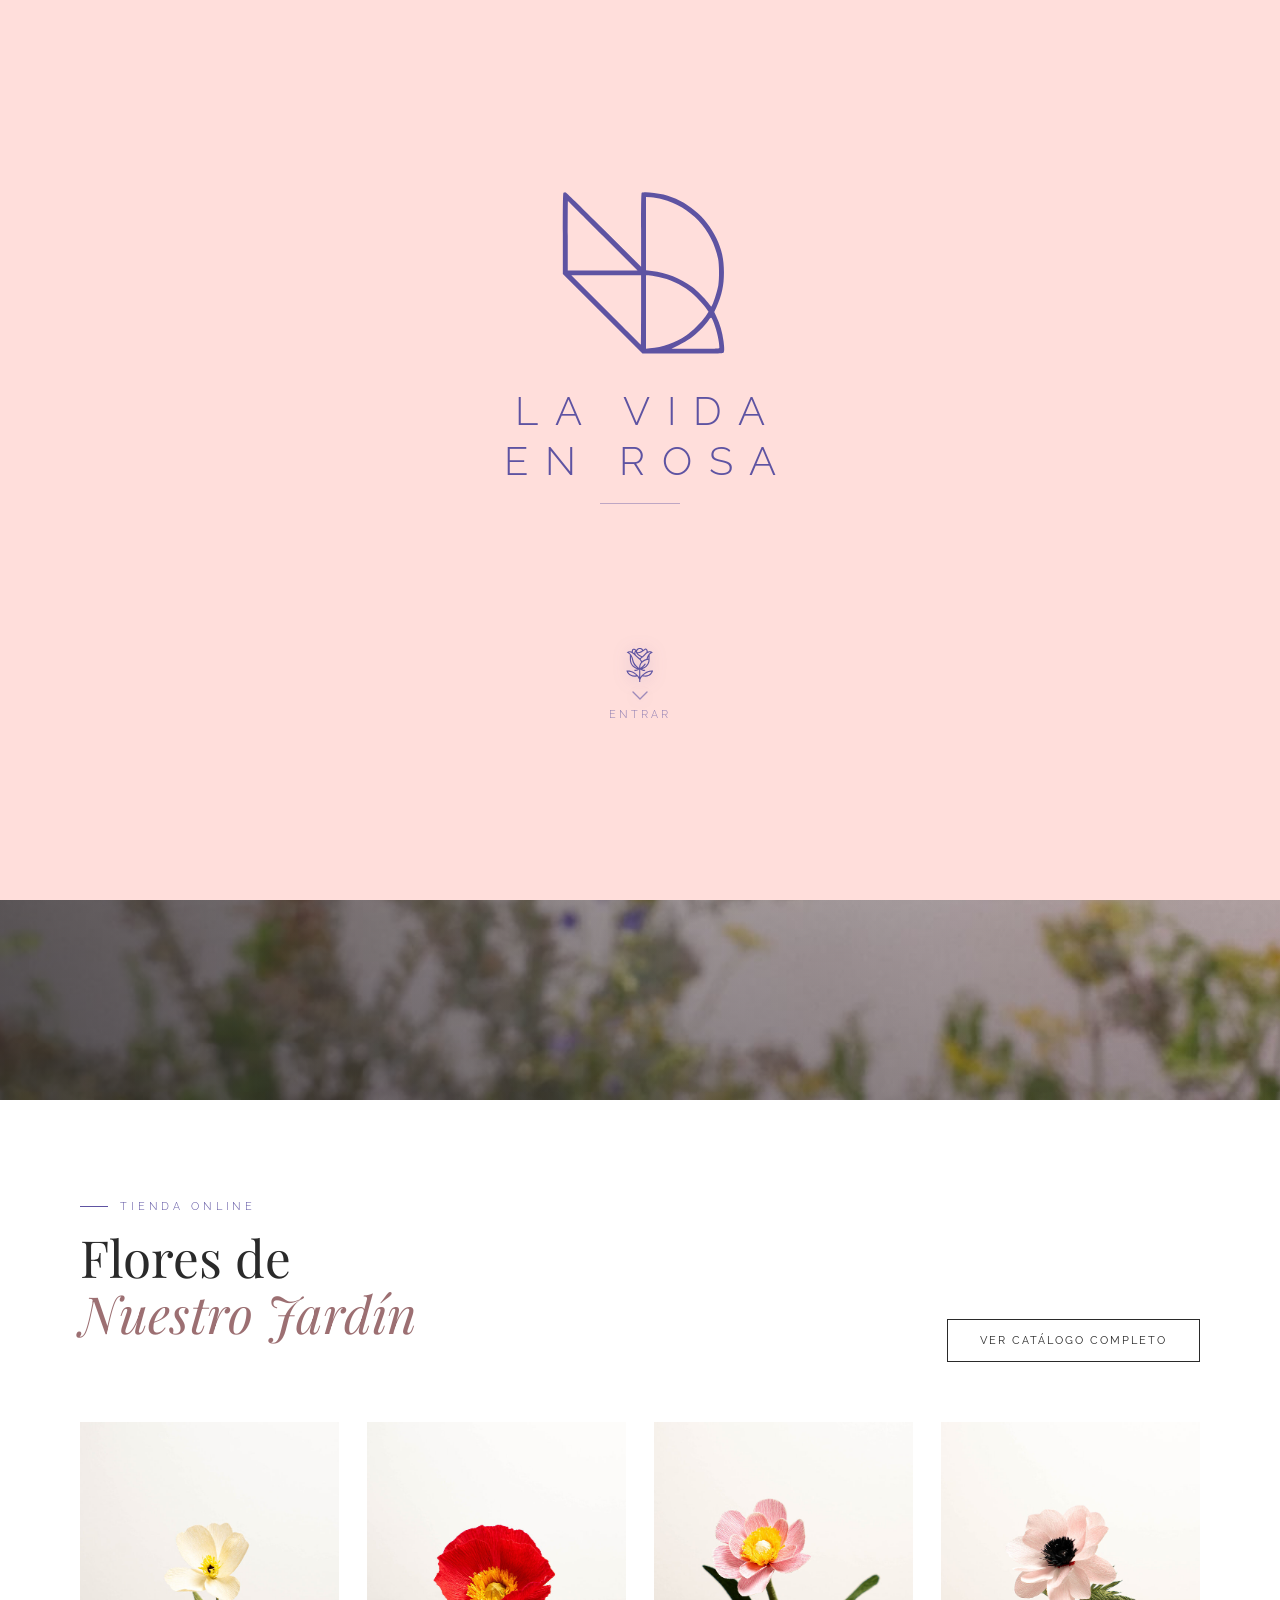
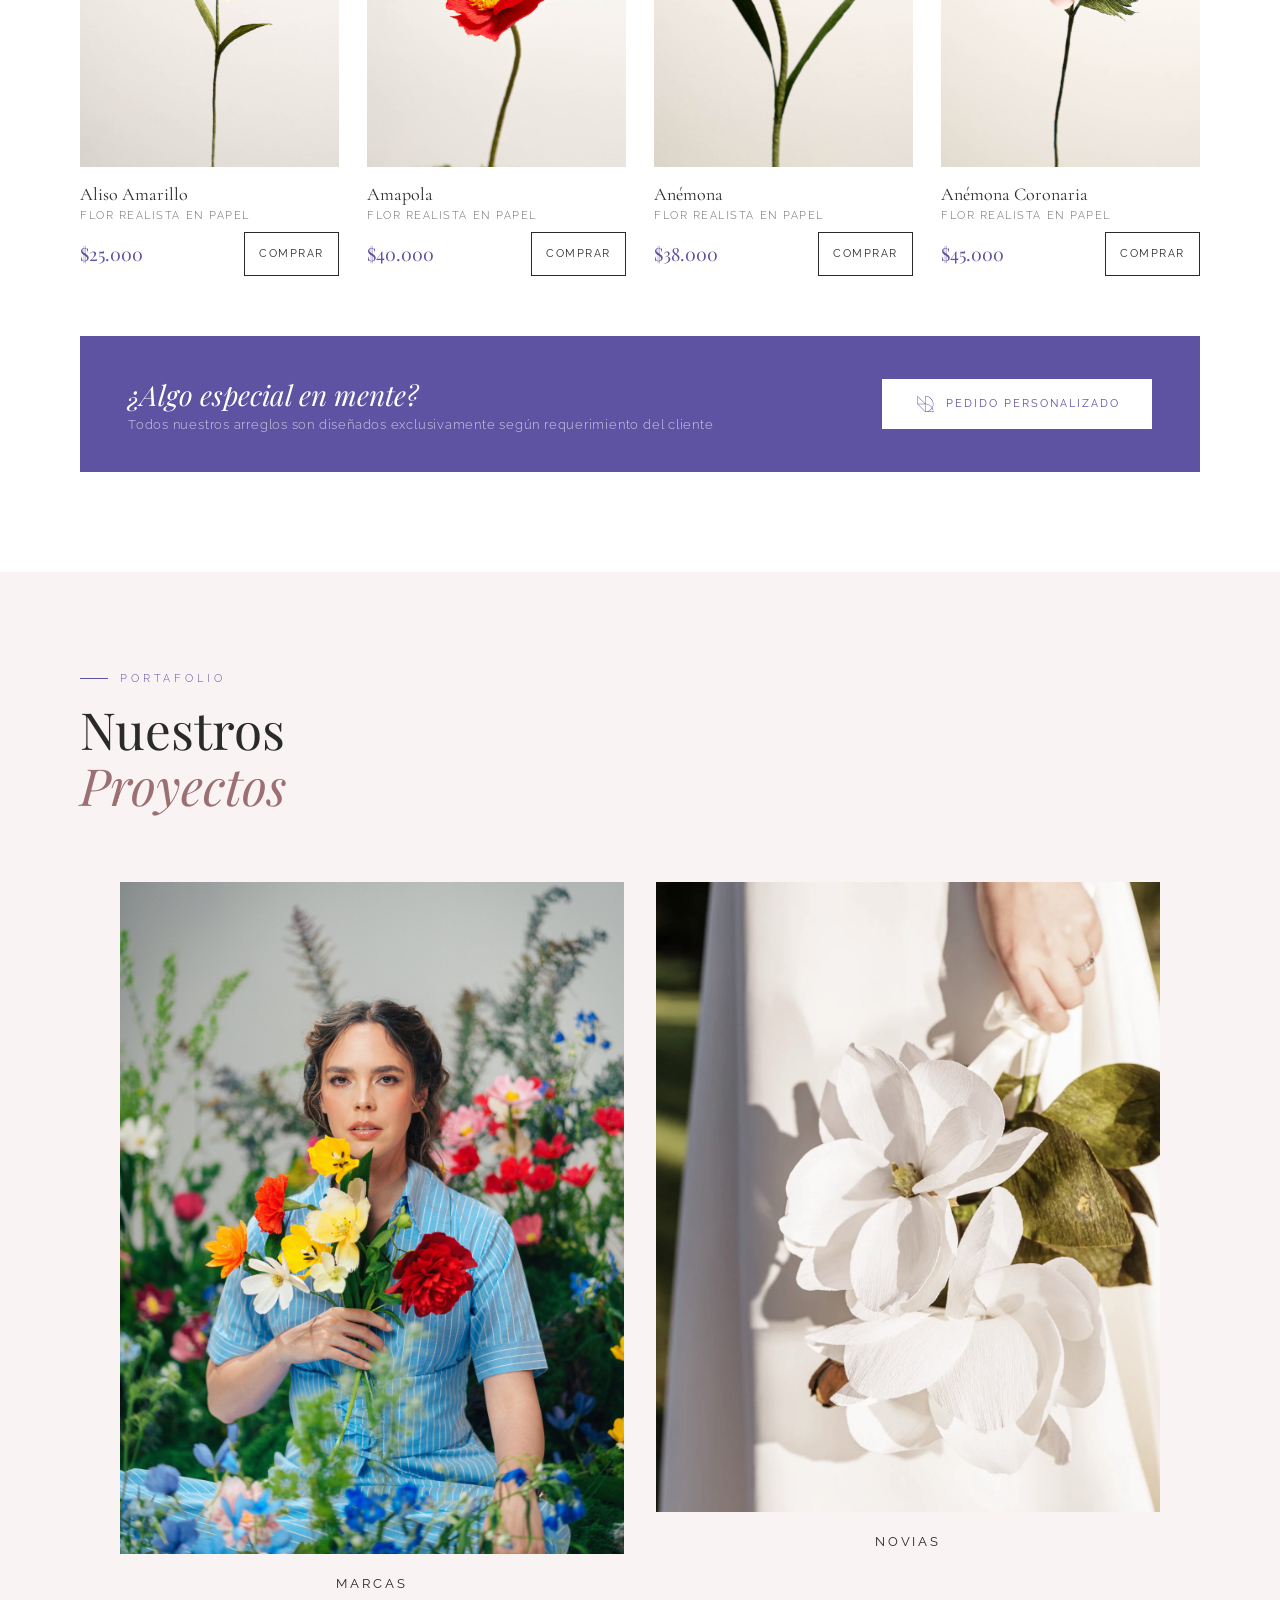
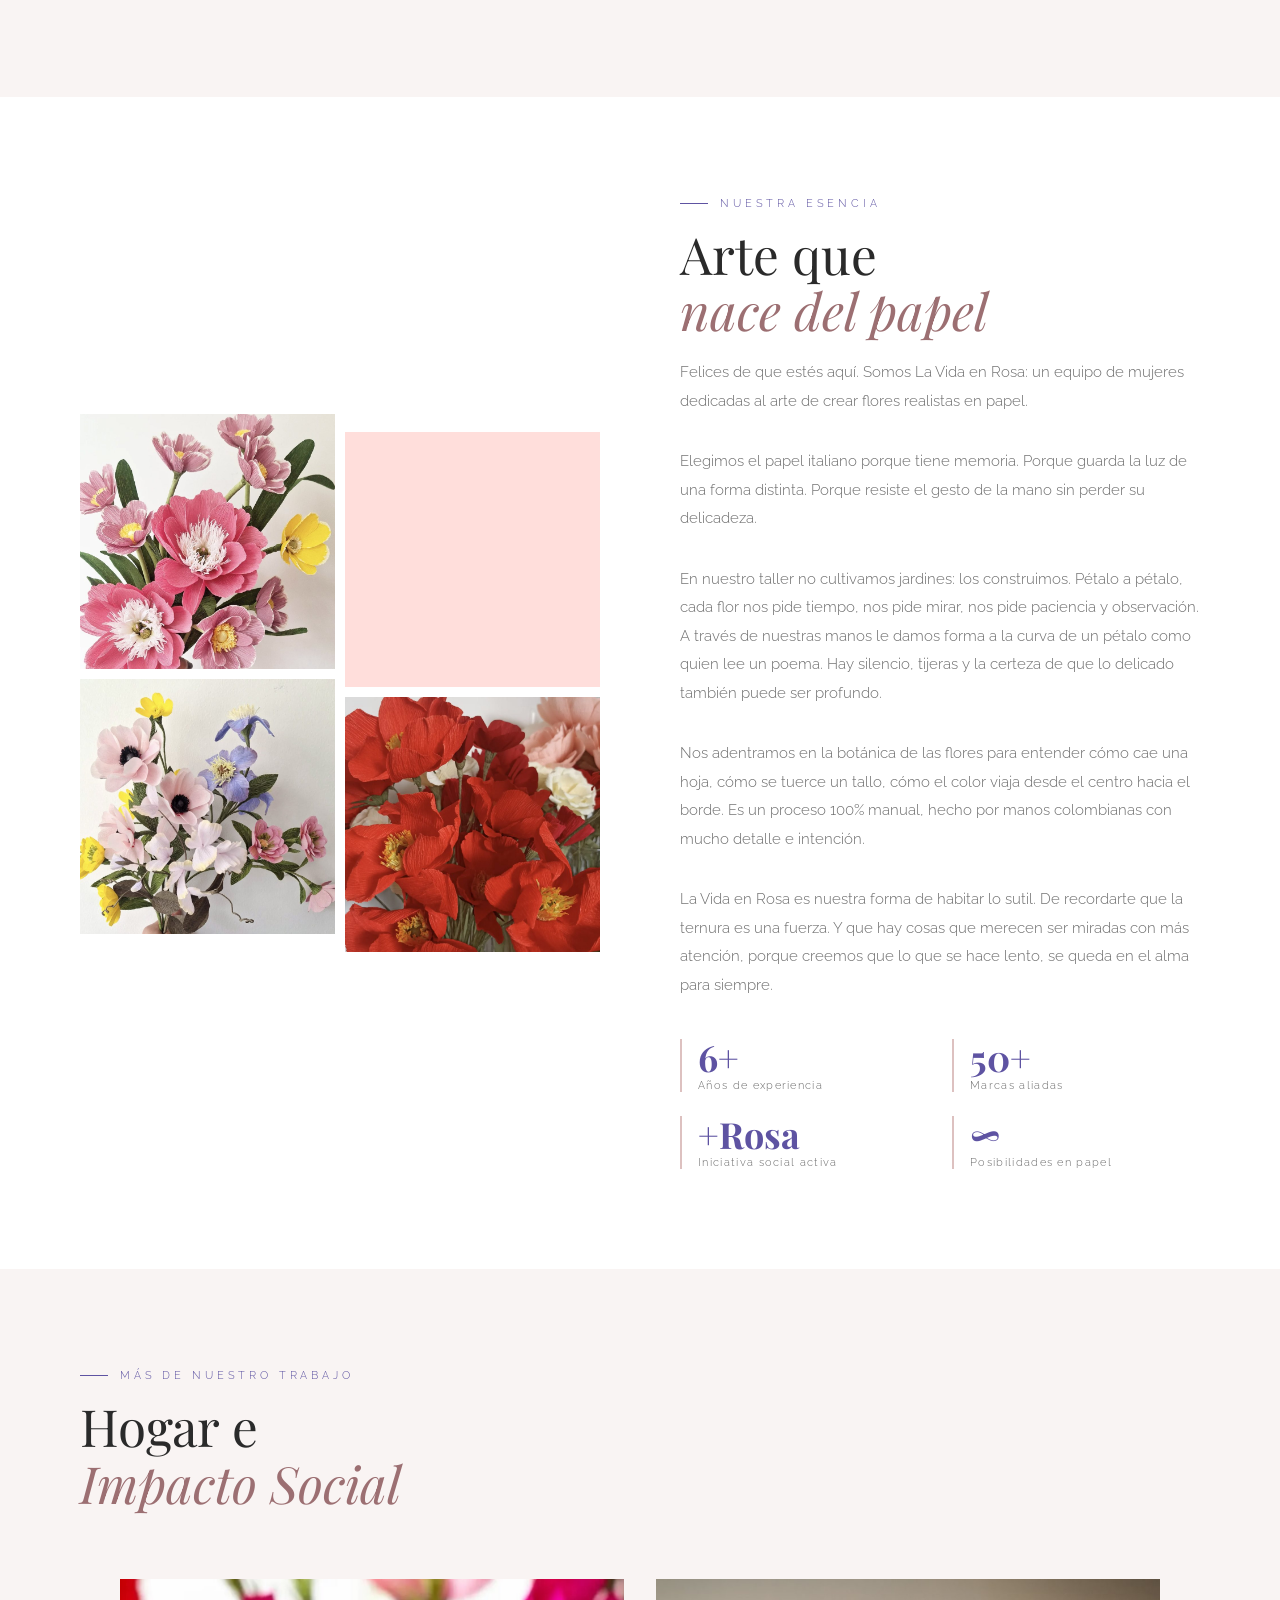
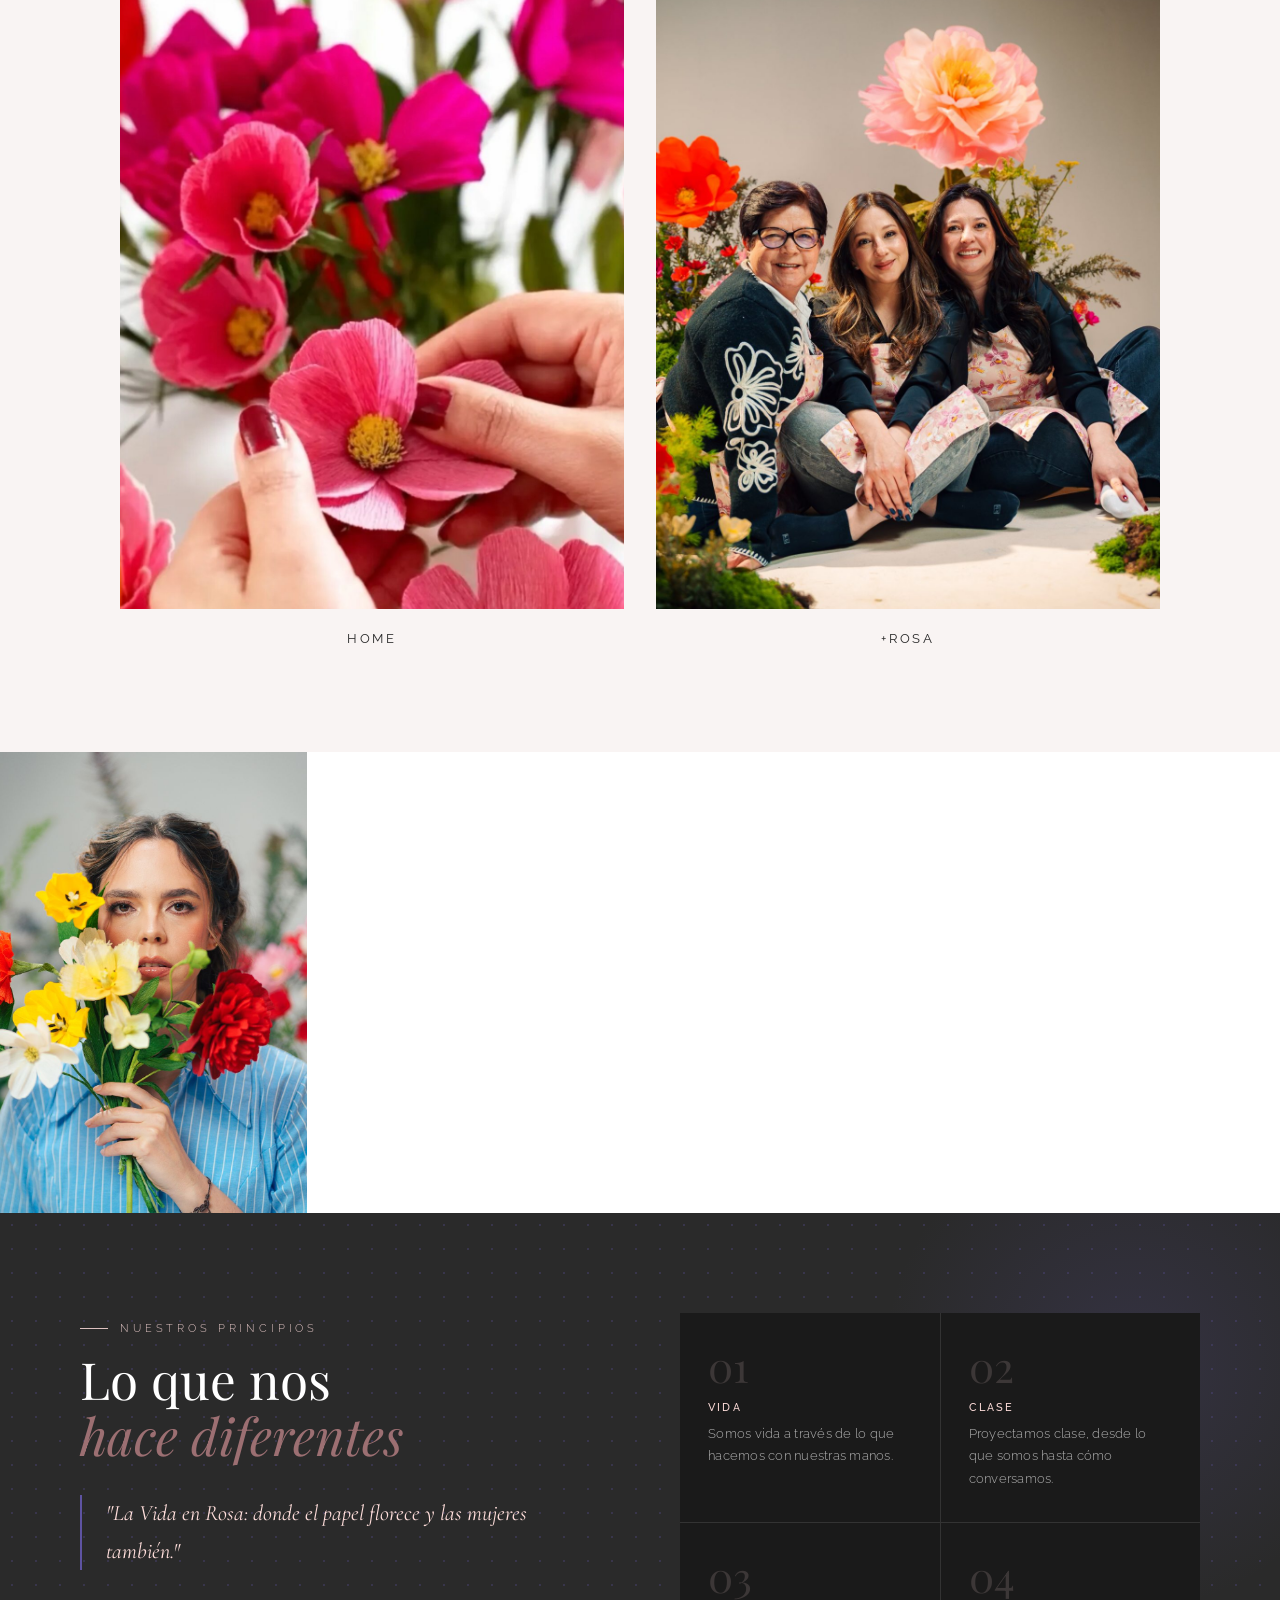
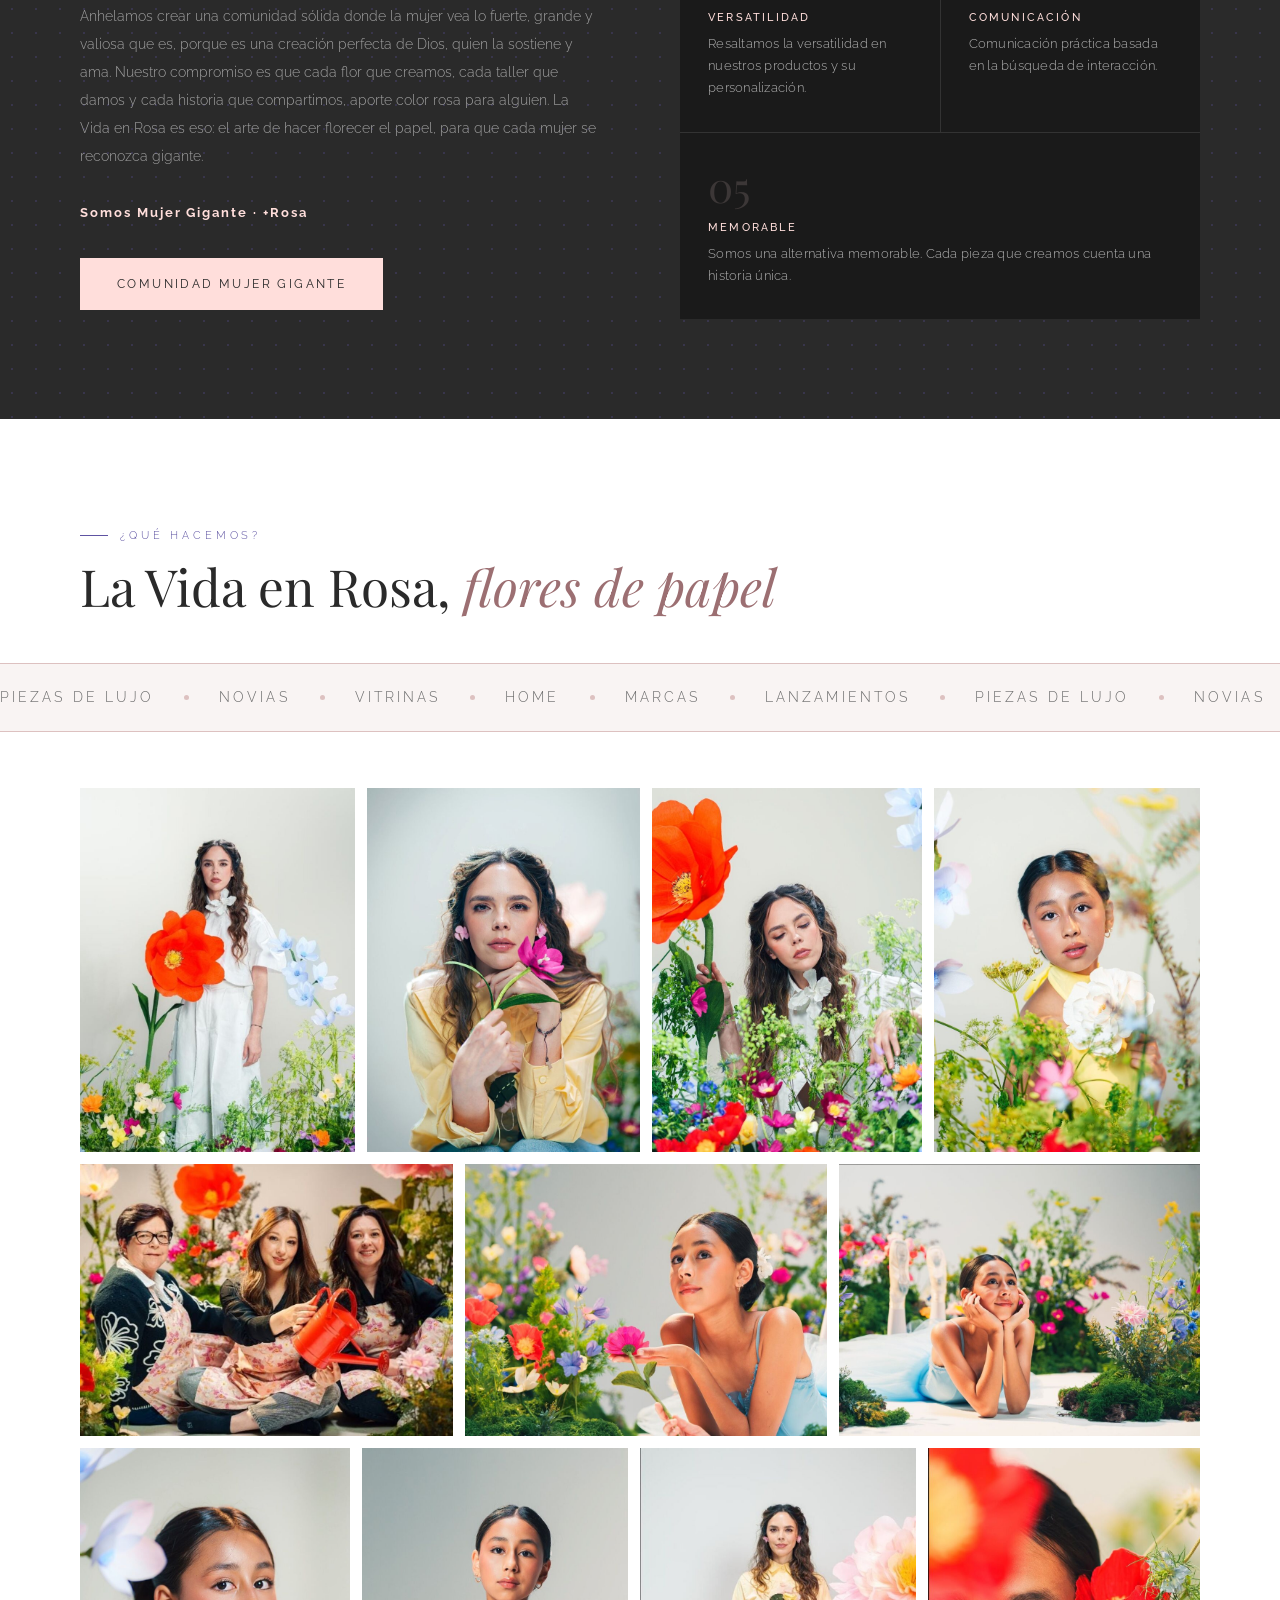
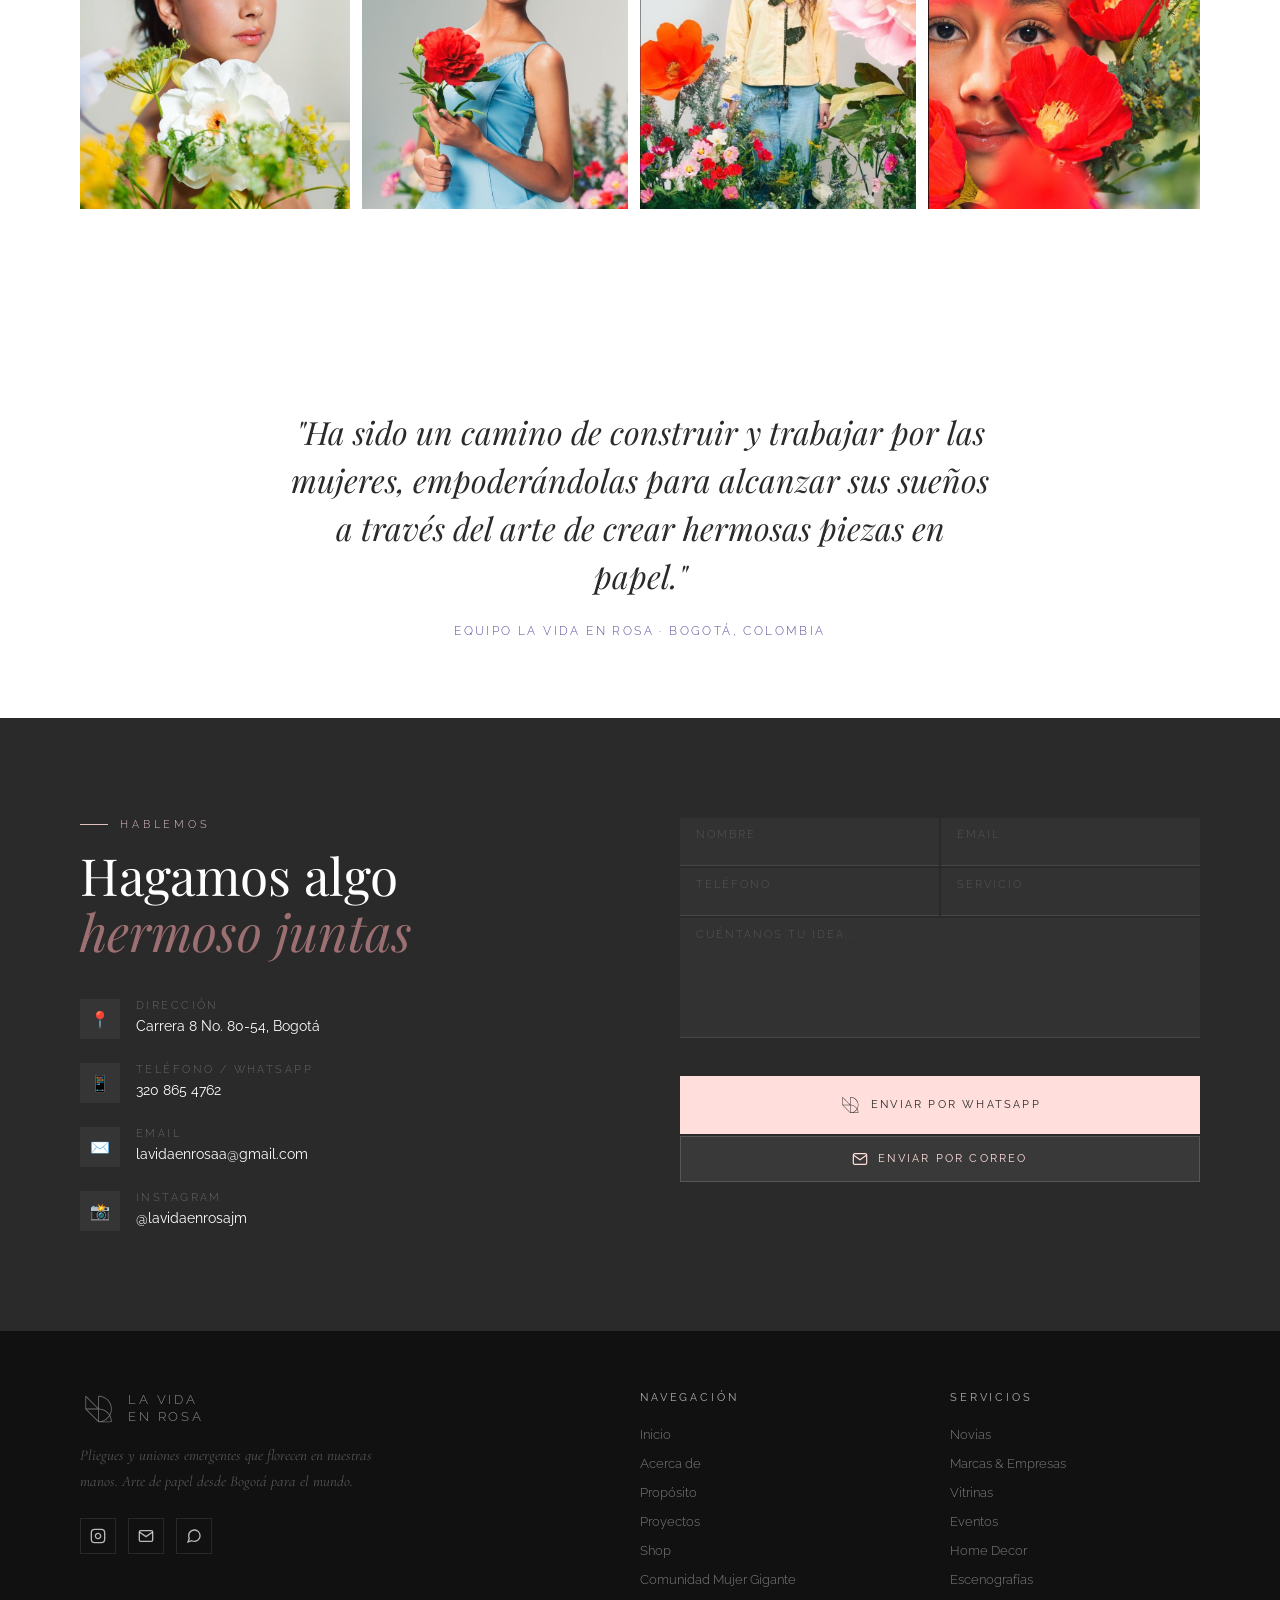
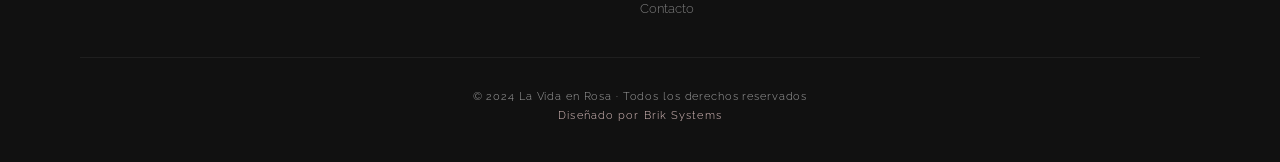
<file: index.html>
<!DOCTYPE html>
<html lang="es">
<head>
<meta charset="UTF-8">
<meta name="viewport" content="width=device-width, initial-scale=1.0">
<title>La Vida en Rosa | Flores de Papel</title>
<meta name="description" content="Flores realistas en papel hechas a mano en Bogotá, Colombia. Piezas de lujo para bodas, marcas, eventos y espacios.">
<meta name="theme-color" content="#ffdedb">
<meta property="og:title" content="La Vida en Rosa | Flores de Papel">
<meta property="og:description" content="Flores realistas en papel hechas a mano en Bogotá, Colombia.">
<meta property="og:type" content="website">
<meta property="og:locale" content="es_CO">
<link rel="preconnect" href="https://fonts.googleapis.com">
<link rel="preconnect" href="https://fonts.gstatic.com" crossorigin>
<link href="https://fonts.googleapis.com/css2?family=Cormorant+Garamond:ital,wght@0,300;0,400;0,500;1,300;1,400&family=Raleway:wght@200;300;400;500;600&family=Playfair+Display:ital,wght@0,400;0,700;1,400&display=swap" rel="stylesheet">
<link rel="stylesheet" href="styles.css?v=17">
</head>
<body>
<a class="skip-link" href="#contenido">Saltar al contenido</a>
<svg width="0" height="0" style="position:absolute" aria-hidden="true" focusable="false">
  <symbol id="lvr-rose" viewBox="0 0 789 1024"><g transform="translate(0,1024) scale(0.1,-0.1)" stroke="none"><path d="M3665 9976 c-291 -66 -528 -218 -687 -441 -19 -27 -43 -65 -52 -82 -9 -18 -22 -33 -29 -33 -6 0 -46 26 -87 57 -178 134 -368 243 -485 279 -91 27 -231 25 -320 -5 -88 -30 -179 -94 -233 -163 -90 -117 -157 -322 -171 -525 -4 -57 -10 -105 -12 -107 -3 -3 -58 13 -123 34 -150 50 -280 70 -442 70 -317 0 -565 -91 -831 -304 -35 -27 -63 -51 -63 -52 0 -2 39 -24 87 -50 392 -210 542 -314 738 -511 l105 -105 0 -711 c0 -392 5 -788 10 -882 39 -639 319 -1259 784 -1733 289 -295 611 -511 976 -655 138 -54 253 -91 336 -107 59 -12 94 -25 84 -32 -25 -18 -135 -64 -220 -92 -158 -52 -293 -70 -475 -63 -82 4 -161 8 -174 9 -24 3 -25 0 -53 -156 -16 -87 -28 -159 -26 -161 10 -9 200 -25 303 -25 275 0 532 63 790 193 73 36 223 130 291 182 7 5 16 7 19 4 3 -3 4 -484 3 -1069 l-3 -1063 -59 89 c-76 114 -140 195 -297 374 -303 347 -702 675 -1104 908 -547 316 -1173 492 -1755 492 -128 0 -419 -16 -427 -23 -2 -2 12 -53 30 -113 94 -302 236 -567 434 -806 430 -521 1077 -808 1823 -808 202 0 522 36 702 79 l77 18 34 -36 c178 -186 388 -525 498 -806 l43 -110 4 -312 3 -313 160 0 159 0 0 288 c0 274 1 290 24 362 48 153 153 379 226 485 15 22 35 54 43 72 23 43 184 256 244 320 l48 53 55 -16 c30 -8 145 -29 255 -45 590 -89 1126 -19 1575 206 243 121 391 227 577 413 272 271 476 616 578 982 14 46 23 85 22 87 -7 7 -287 23 -402 23 -436 0 -935 -101 -1315 -265 -47 -21 -105 -45 -130 -56 -85 -34 -268 -132 -406 -214 -492 -298 -988 -757 -1302 -1205 l-87 -124 -3 1068 c-1 588 0 1071 2 1073 2 3 30 -16 63 -40 181 -136 372 -227 615 -291 156 -42 268 -56 434 -56 99 0 281 15 292 25 3 2 -48 318 -52 322 -1 2 -29 -2 -62 -7 -90 -15 -299 -12 -405 6 -111 19 -290 75 -371 115 -32 16 -58 31 -58 33 0 3 33 12 73 21 166 37 393 122 589 221 530 269 979 721 1238 1249 147 298 201 471 267 855 14 82 17 213 20 931 l4 837 122 119 c133 130 255 225 417 325 118 74 364 208 380 208 24 0 6 22 -57 73 -147 116 -235 166 -398 227 -259 97 -571 97 -868 0 -67 -22 -122 -38 -123 -37 -2 1 -8 51 -14 111 -16 161 -36 252 -76 351 -73 181 -174 286 -324 335 -202 67 -385 17 -688 -190 -81 -55 -161 -112 -177 -125 l-31 -24 -59 91 c-143 217 -365 378 -626 453 -82 24 -116 28 -264 31 -119 2 -188 -1 -230 -10z m344 -326 c131 -22 292 -104 392 -202 86 -83 175 -221 153 -236 -168 -115 -456 -262 -627 -321 -66 -23 -177 -54 -247 -71 -208 -49 -536 -66 -562 -29 -17 26 -2 257 22 333 84 263 336 486 595 526 75 11 202 11 274 0z m-1698 -245 c66 -34 223 -134 288 -184 l25 -19 -53 -58 c-160 -175 -261 -418 -261 -627 l0 -71 -52 51 c-68 65 -228 199 -292 242 l-49 34 7 151 c9 183 20 259 51 349 61 176 166 217 336 132z m3357 18 c95 -70 151 -266 152 -536 l0 -117 -47 -33 c-113 -78 -243 -195 -443 -401 -447 -459 -588 -594 -743 -713 l-29 -22 -221 113 c-505 257 -738 410 -948 618 l-103 103 84 7 c371 31 623 99 948 255 212 101 377 203 662 407 352 252 427 300 525 332 53 18 130 12 163 -13z m-2884 -635 c31 -359 293 -698 789 -1023 148 -97 360 -218 551 -315 l148 -75 -37 -30 c-50 -40 -238 -198 -309 -258 l-55 -49 -83 74 c-97 85 -221 186 -443 358 -354 274 -499 411 -577 545 -101 174 -132 290 -126 470 4 117 8 138 36 210 31 78 80 165 93 165 3 0 9 -33 13 -72z m-1540 -82 c335 -73 580 -233 947 -618 461 -483 589 -603 889 -833 772 -590 1045 -894 1146 -1279 l13 -50 -77 -100 c-210 -275 -346 -571 -413 -904 -28 -139 -32 -183 -38 -389 l-6 -232 -108 68 c-593 377 -1002 817 -1265 1361 -134 279 -226 549 -367 1085 -47 179 -117 420 -148 510 -199 575 -492 992 -915 1302 -57 41 -101 77 -99 79 12 12 105 22 210 23 90 1 143 -5 231 -23z m5675 7 l24 -10 -27 -19 c-213 -153 -343 -270 -490 -444 -266 -313 -464 -724 -596 -1233 -21 -82 -44 -153 -51 -157 -6 -5 -57 -20 -113 -35 -393 -105 -781 -303 -1074 -548 -46 -38 -84 -67 -86 -66 -1 2 -30 60 -63 129 -75 153 -135 244 -246 377 l-86 102 122 103 c67 57 198 163 292 236 457 356 512 405 920 832 144 151 303 310 352 353 221 193 455 318 692 372 92 21 126 24 256 21 83 -2 161 -8 174 -13z m-5447 -1403 c56 -150 138 -428 223 -755 149 -572 315 -977 544 -1330 129 -199 273 -374 457 -559 118 -118 261 -244 349 -307 83 -59 60 -57 -110 11 -210 83 -440 218 -630 369 -38 30 -127 112 -196 181 -391 390 -629 872 -699 1414 -18 139 -20 213 -20 659 l1 502 21 -40 c11 -21 38 -86 60 -145z m4876 -385 c-2 -1 -48 -5 -104 -9 l-101 -7 23 87 c38 142 116 364 161 458 18 39 18 38 21 -244 1 -156 1 -284 0 -285z m-2 -442 c-18 -270 -80 -534 -191 -803 -40 -95 -75 -162 -152 -288 -116 -189 -210 -309 -368 -467 -211 -212 -398 -348 -655 -476 -134 -67 -320 -143 -329 -134 -3 4 2 11 11 16 33 18 206 164 312 263 108 100 259 265 367 401 104 131 274 398 264 415 -3 4 -51 34 -107 66 -57 32 -115 66 -130 76 -36 25 -42 23 -61 -18 -10 -20 -50 -86 -90 -147 -203 -310 -479 -595 -832 -856 -72 -54 -342 -231 -351 -231 -15 0 12 466 33 560 18 86 71 256 98 320 113 265 238 446 459 665 302 300 632 496 1056 628 189 59 473 111 629 116 l43 1 -6 -107z m-5477 -3299 c560 -73 1152 -333 1659 -727 129 -101 332 -275 332 -286 0 -13 -251 -43 -420 -48 -839 -28 -1514 332 -1875 1001 l-49 89 120 -7 c65 -4 170 -14 233 -22z m6351 20 c0 -11 -73 -139 -126 -219 -271 -416 -678 -696 -1174 -810 -193 -44 -254 -50 -520 -50 -195 0 -284 5 -380 19 -69 10 -128 21 -132 25 -9 8 135 137 296 264 518 411 1123 678 1702 751 171 22 334 32 334 20z"/></g></symbol>
  <symbol id="lvr-mark" viewBox="0 0 402 343"><g transform="translate(0,343) scale(0.1,-0.1)" stroke="none"><path d="M612 3178 c-9 -9 -12 -189 -12 -748 l0 -735 728 -728 727 -727 732 0 c652 0 733 2 747 16 20 19 20 75 2 215 -23 165 -62 301 -133 451 l-36 78 38 82 c101 221 139 399 139 643 -1 242 -38 410 -140 625 -185 391 -548 690 -964 795 -163 41 -372 59 -398 33 -9 -9 -12 -174 -12 -682 l0 -671 -683 683 c-455 455 -689 682 -703 682 -11 0 -25 -5 -32 -12z m1802 -118 c521 -134 917 -556 1023 -1087 21 -110 24 -374 4 -483 -25 -139 -109 -390 -130 -390 -4 0 -29 30 -56 67 -65 89 -201 225 -295 295 -215 160 -467 259 -734 289 l-106 12 0 670 0 670 91 -7 c50 -4 141 -20 203 -36z m-1084 -665 l635 -635 -638 0 -637 0 0 635 c0 349 1 635 3 635 1 0 288 -286 637 -635z m700 -1360 c0 -349 -1 -635 -3 -635 -1 0 -288 286 -637 635 l-635 635 638 0 637 0 0 -635z m249 619 c192 -28 395 -107 571 -223 103 -67 296 -257 364 -358 l48 -71 -53 -79 c-76 -109 -245 -276 -357 -351 -203 -135 -425 -214 -664 -236 l-68 -7 0 671 0 670 26 0 c15 0 74 -7 133 -16z m1086 -868 c51 -133 95 -335 95 -438 0 -17 -25 -18 -437 -18 l-438 0 130 64 c72 35 170 92 220 127 108 77 252 219 320 316 59 84 57 85 110 -51z"/></g></symbol>
</svg>


<!-- ===== SPLASH SCREEN ===== -->
<div id="splash" role="dialog" aria-label="Bienvenida">
  <div class="splash-logo" role="img" aria-label="La Vida en Rosa">
    <svg class="splash-mark" viewBox="0 0 402 343" fill="currentColor" aria-hidden="true" focusable="false"><use href="#lvr-mark"/></svg>
    <span class="splash-word" aria-hidden="true"><span>LA VIDA</span><span>EN ROSA</span></span>
  </div>

  <div class="splash-line"></div>
  <p class="splash-sub">Flores realistas en papel.</p>

  <button class="splash-btn" onclick="startSplash()" aria-label="Entrar">
    <!-- Rosa real -->
    <svg width="28" height="36" viewBox="0 0 789 1024" fill="#5e53a2" aria-hidden="true" focusable="false"><use href="#lvr-rose"/></svg>
    <!-- Flecha -->
    <svg class="splash-arrow" width="16" height="9" viewBox="0 0 16 9" fill="none">
      <path d="M1 1L8 8L15 1" stroke="#5e53a2" stroke-width="1.4" stroke-linecap="round" stroke-linejoin="round"/>
    </svg>
    <span class="splash-btn-label">Entrar</span>
  </button>
</div>

<!-- Cursor -->
<div class="cursor-dot" id="cursorDot"></div>
<div class="cursor-ring" id="cursorRing"></div>

<!-- Scroll progress -->
<div class="scroll-progress" id="scrollProgress"></div>

<!-- ===== NAV ===== -->
<nav id="mainNav">
  <a href="#inicio" class="nav-logo">
    <svg width="36" height="36" viewBox="0 0 402 343" fill="#2a2a2a" aria-hidden="true" focusable="false"><use href="#lvr-mark"/></svg>
    <div class="nav-wordmark">
      <span>LA VIDA</span>
      <span>EN ROSA</span>
    </div>
  </a>
  <button class="nav-toggle" id="navToggle" type="button" aria-label="Abrir menú" aria-expanded="false" aria-controls="navLinks"><span></span><span></span></button>
  <div class="nav-menu">
    <ul class="nav-links" id="navLinks">
      <li><a href="#acerca">Acerca de</a></li>
      <li><a href="#proposito">Propósito</a></li>
      <li><a href="#proyectos">Proyectos</a></li>
      <li><a href="https://qc8udn-t8.myshopify.com/">Shop</a></li>
    </ul>
  </div>
  <a href="#contacto" class="nav-cta">Contacto</a>
</nav>

<!-- ===== HERO ===== -->
<main id="contenido">
<section id="inicio" class="hero-video" aria-label="La Vida en Rosa">
  <!-- Imagen quieta: se ve de inmediato y queda de respaldo si el video no carga o el usuario ahorra datos -->
  <div class="hero-media" style="background-image:url('assets/img/hero-poster.jpg?v=3')">
    <video id="heroVideo" muted loop playsinline preload="none" aria-hidden="true" tabindex="-1"
           data-src="assets/video/hero.mp4?v=3" data-src-mobile="assets/video/hero-mobile.mp4?v=3"></video>
  </div>
  <div class="hero-shade"></div>
  <div class="hero-content">
    <p class="hero-eyebrow">Flores de papel · Bogotá, Colombia</p>
    <h1 class="hero-title">La Vida<br><em>en Rosa</em></h1>
    <p class="hero-subtitle">Pliegues que florecen en nuestras manos</p>
    <p class="hero-tagline">Botánica en papel · flores realistas elaboradas 100% a mano.<br>Por mujeres gigantes.</p>
    <p class="hero-servicios"><span>Marcas</span><span>Vitrinas</span><span>Lanzamientos</span><span>Bodas</span><span>Decoración de interiores</span><span>Talleres</span></p>
    <div class="hero-buttons">
      <a href="#proyectos" class="btn-primary">Ver Proyectos</a>
      <a href="#shop" class="btn-outline">Tienda Online</a>
      <!-- Pega aquí el enlace del video completo (YouTube/Vimeo no listado) en data-embed. Si queda vacío, el botón se oculta. -->
      <button class="hero-watch" id="heroWatch" type="button" data-embed="" data-video="" hidden>
        <svg width="14" height="14" viewBox="0 0 14 14" aria-hidden="true"><path d="M3 1.5v11l9-5.5z" fill="currentColor"/></svg>
        Ver video completo
      </button>
    </div>
  </div>
  <button class="hero-sound" id="heroSound" type="button" aria-pressed="false" aria-label="Activar sonido del video" hidden>
    <svg class="i-mute" width="18" height="18" viewBox="0 0 24 24" fill="none" stroke="currentColor" stroke-width="1.8" stroke-linecap="round" stroke-linejoin="round" aria-hidden="true"><path d="M11 5 6 9H2v6h4l5 4z"/><path d="m22 9-6 6M16 9l6 6"/></svg>
    <svg class="i-vol" width="18" height="18" viewBox="0 0 24 24" fill="none" stroke="currentColor" stroke-width="1.8" stroke-linecap="round" stroke-linejoin="round" aria-hidden="true"><path d="M11 5 6 9H2v6h4l5 4z"/><path d="M15.5 8.5a5 5 0 0 1 0 7M19 5a10 10 0 0 1 0 14"/></svg>
  </button>
  <button class="hero-toggle" id="heroToggle" type="button" aria-label="Pausar video de fondo" hidden>
    <svg class="i-pause" width="14" height="14" viewBox="0 0 14 14" aria-hidden="true"><path d="M3 1h3v12H3zM8 1h3v12H8z" fill="currentColor"/></svg>
    <svg class="i-play" width="14" height="14" viewBox="0 0 14 14" aria-hidden="true"><path d="M3 1.5v11l9-5.5z" fill="currentColor"/></svg>
  </button>
</section>

<!-- ===== SHOP ===== -->
<section id="shop">
  <div class="shop-header reveal">
    <div>
      <p class="section-label">Tienda Online</p>
      <h2 class="section-title">Flores de<br><em>Nuestro Jardín</em></h2>
    </div>
    <div class="shop-acciones">
      <a class="btn-outline" href="https://qc8udn-t8.myshopify.com/">Ver Catálogo Completo</a>
    </div>
  </div>
  <div class="shop-grid reveal" id="shopGrid"></div>
  <div class="shop-cta-banner reveal">
    <div>
      <div class="shop-cta-text">¿Algo especial en mente?</div>
      <div class="shop-cta-sub">Todos nuestros arreglos son diseñados exclusivamente según requerimiento del cliente</div>
    </div>
    <a href="https://wa.me/573208654762?text=Hola!%20Quiero%20hacer%20un%20pedido%20personalizado" class="btn-white" target="_blank" rel="noopener noreferrer" style="display:flex;align-items:center;gap:10px;"><svg width="22" height="22"   style="flex-shrink:0;" viewBox="0 0 402 343" fill="currentColor" aria-hidden="true" focusable="false"><use href="#lvr-mark"/></svg> Pedido Personalizado</a>
  </div>
</section>

<!-- ===== PROYECTOS · PARTE 1 ===== -->
<section id="proyectos" aria-labelledby="proyectosTitulo">
  <div class="proyectos-header reveal">
    <div>
      <p class="section-label">Portafolio</p>
      <h2 class="section-title" id="proyectosTitulo">Nuestros<br><em>Proyectos</em></h2>
    </div>
  </div>
  <div class="categorias-grid categorias-dos">
    <button class="categoria-card reveal" type="button" data-proyecto="marcas" onclick="abrirProyecto('marcas')">
      <span class="categoria-img categoria-duo" role="img" aria-label="Proyectos para marcas"><img src="assets/img/proyectos/marcas/hero-1.jpg?v=5" alt="" width="1100" height="1100" loading="lazy" decoding="async"></span>
      <span class="categoria-name">Marcas</span>
    </button>
    <button class="categoria-card reveal" type="button" onclick="abrirProyecto('novias')">
      <span class="categoria-img" role="img" aria-label="Colección Novias" style="background-image:url('assets/img/proyectos/portada-novias.jpg')"></span>
      <span class="categoria-name">Novias</span>
    </button>
  </div>
</section>

<!-- ===== VIDEO MODAL ===== -->
<div id="videoModal" role="dialog" aria-modal="true" aria-label="Video" hidden>
  <button class="video-close" type="button" onclick="closeVideo()" aria-label="Cerrar video">&#10005;</button>
  <div class="video-stage" id="videoStage"></div>
</div>

<!-- ===== ACERCA DE ===== -->
<section id="acerca">
  <div class="esencia-fotos reveal">
    <img src="assets/img/esencia/esencia-1.jpg" alt="Anémonas, flores amarillas y rosadas de papel en un arreglo" width="900" height="900" loading="lazy" decoding="async">
    <img src="assets/img/esencia/esencia-2.jpg" alt="Amapolas rojas, amarillas y moradas hechas de papel" width="900" height="900" loading="lazy" decoding="async">
    <img src="assets/img/esencia/esencia-3.jpg" alt="Arreglo de anémonas y flores pastel de papel" width="900" height="900" loading="lazy" decoding="async">
    <img src="assets/img/esencia/esencia-4.jpg" alt="Amapolas rojas de papel recién terminadas" width="900" height="900" loading="lazy" decoding="async">
  </div>
  <div class="about-text reveal">
    <p class="section-label">Nuestra Esencia</p>
    <h2 class="section-title">Arte que<br><em>nace del papel</em></h2>
    <p class="section-body">
      Felices de que estés aquí. Somos La Vida en Rosa: un equipo de mujeres dedicadas al arte de crear flores realistas en papel.
    </p>
    <p class="section-body" style="margin-top:16px;">
      Elegimos el papel italiano porque tiene memoria. Porque guarda la luz de una forma distinta. Porque resiste el gesto de la mano sin perder su delicadeza.
    </p>
    <p class="section-body" style="margin-top:16px;">
      En nuestro taller no cultivamos jardines: los construimos. Pétalo a pétalo, cada flor nos pide tiempo, nos pide mirar, nos pide paciencia y observación. A través de nuestras manos le damos forma a la curva de un pétalo como quien lee un poema. Hay silencio, tijeras y la certeza de que lo delicado también puede ser profundo.
    </p>
    <p class="section-body" style="margin-top:16px;">
      Nos adentramos en la botánica de las flores para entender cómo cae una hoja, cómo se tuerce un tallo, cómo el color viaja desde el centro hacia el borde. Es un proceso 100% manual, hecho por manos colombianas con mucho detalle e intención.
    </p>
    <p class="section-body" style="margin-top:16px;">
      La Vida en Rosa es nuestra forma de habitar lo sutil. De recordarte que la ternura es una fuerza. Y que hay cosas que merecen ser miradas con más atención, porque creemos que lo que se hace lento, se queda en el alma para siempre.
    </p>
    <div class="about-stats">
      <div class="stat-item">
        <div class="stat-num">6+</div>
        <div class="stat-label">Años de experiencia</div>
      </div>
      <div class="stat-item">
        <div class="stat-num">50+</div>
        <div class="stat-label">Marcas aliadas</div>
      </div>
      <div class="stat-item">
        <div class="stat-num">+Rosa</div>
        <div class="stat-label">Iniciativa social activa</div>
      </div>
      <div class="stat-item">
        <div class="stat-num">∞</div>
        <div class="stat-label">Posibilidades en papel</div>
      </div>
    </div>
  </div>
</section>


<!-- ===== PROYECTOS · PARTE 2 ===== -->
<section id="proyectos-2" aria-labelledby="proyectos2Titulo">
  <div class="proyectos-header reveal">
    <div>
      <p class="section-label">Más de nuestro trabajo</p>
      <h2 class="section-title" id="proyectos2Titulo">Hogar e<br><em>Impacto Social</em></h2>
    </div>
  </div>
  <div class="categorias-grid categorias-dos">
    <button class="categoria-card reveal" type="button" data-proyecto="home" onclick="abrirProyecto('home')">
      <span class="categoria-img categoria-duo" role="img" aria-label="Colección Home"><img src="assets/img/proyectos/home/hero-1.jpg?v=5" alt="" width="1100" height="1100" loading="lazy" decoding="async"></span>
      <span class="categoria-name">Home</span>
    </button>
    <button class="categoria-card reveal" type="button" onclick="abrirProyecto('rosa')">
      <span class="categoria-img" role="img" aria-label="Iniciativa +Rosa" style="background-image:url('assets/img/proyectos/portada-rosa.jpg?v=5')"></span>
      <span class="categoria-name">+Rosa</span>
    </button>
  </div>
</section>

<div class="retratos" role="group" aria-label="Mujeres gigantes de La Vida en Rosa">
  <div class="retratos-pista">
    <img src="assets/img/principios/retrato-1.jpg" alt="Retrato con flores de papel amarillas y rojas" loading="lazy" decoding="async">
    <img src="assets/img/principios/retrato-6.jpg" alt="Retrato con ramas de flores azules de papel" loading="lazy" decoding="async">
    <img src="assets/img/principios/retrato-2.jpg" alt="Retrato con una flor roja de papel" loading="lazy" decoding="async">
    <img src="assets/img/principios/retrato-3.jpg" alt="Retrato con flores azules de papel" loading="lazy" decoding="async">
    <img src="assets/img/principios/retrato-7.jpg" alt="Retrato con un ramo de flores de papel y vestido azul" loading="lazy" decoding="async">
    <img src="assets/img/principios/retrato-4.jpg" alt="Retrato con una flor fucsia de papel" loading="lazy" decoding="async">
    <img src="assets/img/principios/retrato-5.jpg" alt="Retrato entre un jardín de flores de papel" loading="lazy" decoding="async">
    <img src="assets/img/principios/retrato-1.jpg" alt="" aria-hidden="true" loading="lazy" decoding="async">
    <img src="assets/img/principios/retrato-6.jpg" alt="" aria-hidden="true" loading="lazy" decoding="async">
    <img src="assets/img/principios/retrato-2.jpg" alt="" aria-hidden="true" loading="lazy" decoding="async">
    <img src="assets/img/principios/retrato-3.jpg" alt="" aria-hidden="true" loading="lazy" decoding="async">
    <img src="assets/img/principios/retrato-7.jpg" alt="" aria-hidden="true" loading="lazy" decoding="async">
    <img src="assets/img/principios/retrato-4.jpg" alt="" aria-hidden="true" loading="lazy" decoding="async">
    <img src="assets/img/principios/retrato-5.jpg" alt="" aria-hidden="true" loading="lazy" decoding="async">
  </div>
</div>
<!-- ===== PROPÓSITO ===== -->
<section id="proposito">
  <div class="proposito-grid">
    <div class="proposito-left reveal">
      <p class="section-label">Nuestros Principios</p>
      <h2 class="section-title" style="color:var(--white)">Lo que nos<br><em>hace diferentes</em></h2>
      <blockquote class="proposito-quote">
        "La Vida en Rosa: donde el papel florece y las mujeres también."
      </blockquote>
      <p class="proposito-body">
        Anhelamos crear una comunidad sólida donde la mujer vea lo fuerte, grande y valiosa que es, porque es una creación perfecta de Dios, quien la sostiene y ama. Nuestro compromiso es que cada flor que creamos, cada taller que damos y cada historia que compartimos, aporte color rosa para alguien.
        La Vida en Rosa es eso: el arte de hacer florecer el papel, para que cada mujer se reconozca gigante.
        <br><br><strong style="color:var(--rosa); font-size:13px; letter-spacing:0.15em;">Somos Mujer Gigante · +Rosa</strong>
      </p>
      <button type="button" class="btn-comunidad" onclick="abrirComunidad()">Comunidad Mujer Gigante</button>
    </div>
    <div class="proposito-right reveal">
      <div class="principio">
        <div class="principio-num">01</div>
        <div class="principio-text">
          <strong>Vida</strong>
          Somos vida a través de lo que hacemos con nuestras manos.
        </div>
      </div>
      <div class="principio">
        <div class="principio-num">02</div>
        <div class="principio-text">
          <strong>Clase</strong>
          Proyectamos clase, desde lo que somos hasta cómo conversamos.
        </div>
      </div>
      <div class="principio">
        <div class="principio-num">03</div>
        <div class="principio-text">
          <strong>Versatilidad</strong>
          Resaltamos la versatilidad en nuestros productos y su personalización.
        </div>
      </div>
      <div class="principio">
        <div class="principio-num">04</div>
        <div class="principio-text">
          <strong>Comunicación</strong>
          Comunicación práctica basada en la búsqueda de interacción.
        </div>
      </div>
      <div class="principio" style="grid-column: span 2;">
        <div class="principio-num">05</div>
        <div class="principio-text">
          <strong>Memorable</strong>
          Somos una alternativa memorable. Cada pieza que creamos cuenta una historia única.
        </div>
      </div>
    </div>
  </div>
</section>


<!-- Wave: Propósito → Servicios -->
<!-- ===== SERVICIOS ===== -->
<section class="servicios" id="servicios" aria-labelledby="serviciosTitulo">
  <div class="servicios-cab reveal">
    <p class="section-label">¿Qué hacemos?</p>
    <h2 class="section-title" id="serviciosTitulo">La Vida en Rosa, <em>flores de papel</em></h2>
  </div>
  <div class="reel" aria-label="Piezas de lujo, Novias, Vitrinas, Home, Marcas, Lanzamientos">
    <div class="reel-track">
      <span class="reel-item">Piezas de lujo</span><span class="reel-sep" aria-hidden="true"></span><span class="reel-item">Novias</span><span class="reel-sep" aria-hidden="true"></span><span class="reel-item">Vitrinas</span><span class="reel-sep" aria-hidden="true"></span><span class="reel-item">Home</span><span class="reel-sep" aria-hidden="true"></span><span class="reel-item">Marcas</span><span class="reel-sep" aria-hidden="true"></span><span class="reel-item">Lanzamientos</span><span class="reel-sep" aria-hidden="true"></span>
      <span class="reel-copia" aria-hidden="true"><span class="reel-item">Piezas de lujo</span><span class="reel-sep" aria-hidden="true"></span><span class="reel-item">Novias</span><span class="reel-sep" aria-hidden="true"></span><span class="reel-item">Vitrinas</span><span class="reel-sep" aria-hidden="true"></span><span class="reel-item">Home</span><span class="reel-sep" aria-hidden="true"></span><span class="reel-item">Marcas</span><span class="reel-sep" aria-hidden="true"></span><span class="reel-item">Lanzamientos</span><span class="reel-sep" aria-hidden="true"></span></span>
      <span class="reel-copia" aria-hidden="true"><span class="reel-item">Piezas de lujo</span><span class="reel-sep" aria-hidden="true"></span><span class="reel-item">Novias</span><span class="reel-sep" aria-hidden="true"></span><span class="reel-item">Vitrinas</span><span class="reel-sep" aria-hidden="true"></span><span class="reel-item">Home</span><span class="reel-sep" aria-hidden="true"></span><span class="reel-item">Marcas</span><span class="reel-sep" aria-hidden="true"></span><span class="reel-item">Lanzamientos</span><span class="reel-sep" aria-hidden="true"></span></span>
      <span class="reel-copia" aria-hidden="true"><span class="reel-item">Piezas de lujo</span><span class="reel-sep" aria-hidden="true"></span><span class="reel-item">Novias</span><span class="reel-sep" aria-hidden="true"></span><span class="reel-item">Vitrinas</span><span class="reel-sep" aria-hidden="true"></span><span class="reel-item">Home</span><span class="reel-sep" aria-hidden="true"></span><span class="reel-item">Marcas</span><span class="reel-sep" aria-hidden="true"></span><span class="reel-item">Lanzamientos</span><span class="reel-sep" aria-hidden="true"></span></span>
    </div>
  </div>
  <div class="collage reveal">
    <ul class="collage-fila f1">
      <li class="collage-item" style="--ar:0.7560"><img src="assets/img/coleccion/flor-01.jpg" alt="Mujer con flor naranja de papel" width="756" height="1000" loading="lazy" decoding="async"></li>
      <li class="collage-item" style="--ar:0.7510"><img src="assets/img/coleccion/flor-02.jpg" alt="Retrato con flor fucsia" width="751" height="1000" loading="lazy" decoding="async"></li>
      <li class="collage-item" style="--ar:0.7430"><img src="assets/img/coleccion/flor-03.jpg" alt="Entre flores silvestres" width="743" height="1000" loading="lazy" decoding="async"></li>
      <li class="collage-item" style="--ar:0.7310"><img src="assets/img/coleccion/flor-04.jpg" alt="Niña con flor blanca" width="731" height="1000" loading="lazy" decoding="async"></li>
    </ul>
    <ul class="collage-fila f2">
      <li class="collage-item" style="--ar:1.3717"><img src="assets/img/coleccion/flor-06.jpg" alt="Tres generaciones regando flores" width="1000" height="729" loading="lazy" decoding="async"></li>
      <li class="collage-item" style="--ar:1.3333"><img src="assets/img/coleccion/flor-09.jpg" alt="Joven entre flores y musgo" width="1000" height="750" loading="lazy" decoding="async"></li>
      <li class="collage-item" style="--ar:1.3263"><img src="assets/img/coleccion/flor-10.jpg" alt="Joven recostada entre flores" width="1000" height="754" loading="lazy" decoding="async"></li>
    </ul>
    <ul class="collage-fila f3">
      <li class="collage-item" style="--ar:0.7470"><img src="assets/img/coleccion/flor-05.jpg" alt="Niña con flores" width="747" height="1000" loading="lazy" decoding="async"></li>
      <li class="collage-item" style="--ar:0.7390"><img src="assets/img/coleccion/flor-07.jpg" alt="Niña con peonia roja" width="739" height="1000" loading="lazy" decoding="async"></li>
      <li class="collage-item" style="--ar:0.7640"><img src="assets/img/coleccion/flor-08.jpg" alt="Mujer con chaqueta amarilla" width="764" height="1000" loading="lazy" decoding="async"></li>
      <li class="collage-item" style="--ar:0.7540"><img src="assets/img/coleccion/flor-11.jpg" alt="Rostro entre amapolas rojas" width="754" height="1000" loading="lazy" decoding="async"></li>
    </ul>
  </div>
</section>


<!-- Wave: Servicios → Proyectos -->


<!-- Wave: Shop → Clientes -->
<!-- ===== TESTIMONIO ===== -->
<div class="sep" style="--to:var(--white)" aria-hidden="true"></div>
<div class="testimonios reveal">
  <p class="testimonio-text">"Ha sido un camino de construir y trabajar por las mujeres, empoderándolas para alcanzar sus sueños a través del arte de crear hermosas piezas en papel."</p>
  <p class="testimonio-author">Equipo La Vida en Rosa · Bogotá, Colombia</p>
</div>


<!-- Wave: Testimonio → Contacto -->
<!-- ===== CONTACTO ===== -->
<section id="contacto">
  <div class="contacto-left reveal">
    <p class="section-label">Hablemos</p>
    <h2 class="section-title" style="color:var(--white)">Hagamos algo<br><em>hermoso juntas</em></h2>
    <div class="contacto-info">
      <div class="info-row">
        <div class="info-icon">📍</div>
        <div>
          <div class="info-label">Dirección</div>
          <span class="info-value">Carrera 8 No. 80-54, Bogotá</span>
        </div>
      </div>
      <div class="info-row">
        <div class="info-icon">📱</div>
        <div>
          <div class="info-label">Teléfono / WhatsApp</div>
          <a href="tel:+573208654762" class="info-value">320 865 4762</a>
        </div>
      </div>
      <div class="info-row">
        <div class="info-icon">✉️</div>
        <div>
          <div class="info-label">Email</div>
          <a href="mailto:lavidaenrosaa@gmail.com" class="info-value">lavidaenrosaa@gmail.com</a>
        </div>
      </div>
      <div class="info-row">
        <div class="info-icon">📸</div>
        <div>
          <div class="info-label">Instagram</div>
          <a href="https://instagram.com/lavidaenrosajm" class="info-value" target="_blank" rel="noopener noreferrer">@lavidaenrosajm</a>
        </div>
      </div>
    </div>
  </div>
  <div class="contacto-form reveal">
    <div class="form-row">
      <div class="form-field">
        <input type="text" placeholder=" " id="nombre" name="nombre" autocomplete="name" required aria-describedby="formStatus">
        <label for="nombre">Nombre</label>
      </div>
      <div class="form-field">
        <input type="email" placeholder=" " id="email" name="email" autocomplete="email">
        <label for="email">Email</label>
      </div>
    </div>
    <div class="form-row">
      <div class="form-field">
        <input type="tel" placeholder=" " id="tel" name="tel" autocomplete="tel">
        <label for="tel">Teléfono</label>
      </div>
      <div class="form-field">
        <select id="servicio">
          <option value="" disabled selected></option>
          <option>Bodas</option>
          <option>Marcas y Empresas</option>
          <option>Eventos</option>
          <option>Home</option>
          <option>Otro</option>
        </select>
        <label for="servicio" style="top:10px;">Servicio</label>
      </div>
    </div>
    <div class="form-field" style="margin-bottom:2px;">
      <textarea placeholder=" " id="mensaje"></textarea>
      <label for="mensaje" style="top:10px;">Cuéntanos tu idea...</label>
    </div>
    <p class="form-status" id="formStatus" role="status" aria-live="polite"></p>
    <button class="form-submit" type="button" onclick="handleSubmit('wa')" style="display:flex;align-items:center;justify-content:center;gap:10px;"><svg width="22" height="22"   style="flex-shrink:0;" viewBox="0 0 402 343" fill="currentColor" aria-hidden="true" focusable="false"><use href="#lvr-mark"/></svg> Enviar por WhatsApp</button>
    <button class="form-submit-email" type="button" onclick="handleEmail()">
      <svg width="16" height="16" viewBox="0 0 24 24" fill="none" stroke="currentColor" stroke-width="1.8"><path d="M4 4h16c1.1 0 2 .9 2 2v12c0 1.1-.9 2-2 2H4c-1.1 0-2-.9-2-2V6c0-1.1.9-2 2-2z"/><polyline points="22,6 12,13 2,6"/></svg>
      Enviar por Correo
    </button>
  </div>
</section>

</main>
<!-- ===== FOOTER ===== -->
<footer>
  <div class="footer-top">
    <div class="footer-brand">
      <div class="nav-logo" style="text-decoration:none; display:flex; align-items:center; gap:12px; margin-bottom:8px;">
        <svg width="32" height="32" viewBox="0 0 402 343" fill="rgba(255,255,255,0.4)" aria-hidden="true" focusable="false"><use href="#lvr-mark"/></svg>
        <div class="nav-wordmark" style="color:rgba(255,255,255,0.5);">
          <span>LA VIDA</span><span>EN ROSA</span>
        </div>
      </div>
      <p class="footer-tagline">Pliegues y uniones emergentes que florecen en nuestras manos. Arte de papel desde Bogotá para el mundo.</p>
      <div class="footer-social">
        <a href="https://instagram.com/lavidaenrosajm" class="social-link" target="_blank" rel="noopener noreferrer">
          <svg width="16" height="16" viewBox="0 0 24 24" fill="none" stroke="currentColor" stroke-width="2"><rect x="2" y="2" width="20" height="20" rx="5"/><path d="M16 11.37A4 4 0 1112.63 8 4 4 0 0116 11.37z"/><line x1="17.5" y1="6.5" x2="17.51" y2="6.5"/></svg>
        </a>
        <a href="mailto:lavidaenrosaa@gmail.com" class="social-link">
          <svg width="16" height="16" viewBox="0 0 24 24" fill="none" stroke="currentColor" stroke-width="2"><path d="M4 4h16c1.1 0 2 .9 2 2v12c0 1.1-.9 2-2 2H4c-1.1 0-2-.9-2-2V6c0-1.1.9-2 2-2z"/><polyline points="22,6 12,13 2,6"/></svg>
        </a>
        <a href="https://wa.me/573208654762" class="social-link" target="_blank" rel="noopener noreferrer">
          <svg width="16" height="16" viewBox="0 0 24 24" fill="none" stroke="currentColor" stroke-width="2"><path d="M21 11.5a8.38 8.38 0 01-.9 3.8 8.5 8.5 0 01-7.6 4.7 8.38 8.38 0 01-3.8-.9L3 21l1.9-5.7a8.38 8.38 0 01-.9-3.8 8.5 8.5 0 014.7-7.6 8.38 8.38 0 013.8-.9h.5a8.48 8.48 0 018 8v.5z"/></svg>
        </a>
      </div>
    </div>
    <div class="footer-col">
      <h4>Navegación</h4>
      <ul>
        <li><a href="#inicio">Inicio</a></li>
        <li><a href="#acerca">Acerca de</a></li>
        <li><a href="#proposito">Propósito</a></li>
        <li><a href="#proyectos">Proyectos</a></li>
        <li><a href="https://qc8udn-t8.myshopify.com/">Shop</a></li>
        <li><a href="#comunidad" onclick="event.preventDefault();abrirComunidad()">Comunidad Mujer Gigante</a></li>
        <li><a href="#contacto">Contacto</a></li>
      </ul>
    </div>
    <div class="footer-col">
      <h4>Servicios</h4>
      <ul>
        <li><a href="#contacto">Novias</a></li>
        <li><a href="#contacto">Marcas & Empresas</a></li>
        <li><a href="#contacto">Vitrinas</a></li>
        <li><a href="#contacto">Eventos</a></li>
        <li><a href="#contacto">Home Decor</a></li>
        <li><a href="#contacto">Escenografías</a></li>
      </ul>
    </div>
  </div>
  <div class="footer-bottom">
    <p class="footer-copy">© 2024 La Vida en Rosa · Todos los derechos reservados</p>
    <p class="footer-brik">Diseñado por Brik Systems</p>
  </div>
</footer>

<!-- WhatsApp Float -->
<a href="https://wa.me/573208654762?text=Hola!%20Quiero%20saber%20más%20sobre%20sus%20flores%20de%20papel" class="wa-float" aria-label="Escribir por WhatsApp" target="_blank" rel="noopener noreferrer">
  <span class="wa-tooltip">¡Chatea con nosotras!</span>
  <svg width="24" height="24" viewBox="0 0 24 24" fill="white" aria-hidden="true"><path d="M17.472 14.382c-.297-.149-1.758-.867-2.03-.967-.273-.099-.471-.148-.67.15-.197.297-.767.966-.94 1.164-.173.199-.347.223-.644.075-.297-.15-1.255-.463-2.39-1.475-.883-.788-1.48-1.761-1.653-2.059-.173-.297-.018-.458.13-.606.134-.133.298-.347.446-.52.149-.174.198-.298.298-.497.099-.198.05-.371-.025-.52-.075-.149-.669-1.612-.916-2.207-.242-.579-.487-.5-.669-.51-.173-.008-.371-.01-.57-.01-.198 0-.52.074-.792.372-.272.297-1.04 1.016-1.04 2.479 0 1.462 1.065 2.875 1.213 3.074.149.198 2.096 3.2 5.077 4.487.709.306 1.262.489 1.694.625.712.227 1.36.195 1.871.118.571-.085 1.758-.719 2.006-1.413.248-.694.248-1.289.173-1.413-.074-.124-.272-.198-.57-.347m-5.421 7.403h-.004a9.87 9.87 0 01-5.031-1.378l-.361-.214-3.741.982.998-3.648-.235-.374a9.86 9.86 0 01-1.51-5.26c.001-5.45 4.436-9.884 9.888-9.884 2.64 0 5.122 1.03 6.988 2.898a9.825 9.825 0 012.893 6.994c-.003 5.45-4.437 9.884-9.885 9.884m8.413-18.297A11.815 11.815 0 0012.05 0C5.495 0 .16 5.335.157 11.892c0 2.096.547 4.142 1.588 5.945L.057 24l6.305-1.654a11.882 11.882 0 005.683 1.448h.005c6.554 0 11.89-5.335 11.893-11.893a11.821 11.821 0 00-3.48-8.413Z"/></svg>
</a>

<script>window.TIENDA='https://qc8udn-t8.myshopify.com';</script>
<script src="productos.js?v=14" defer></script>
<script src="comun.js?v=8" defer></script>
<script src="carrito.js?v=14" defer></script>
<script src="producto.js?v=15" defer></script>
<script src="proyectos.js?v=19" defer></script>
<script src="main.js?v=8" defer></script>
</body>
</html>
</file>
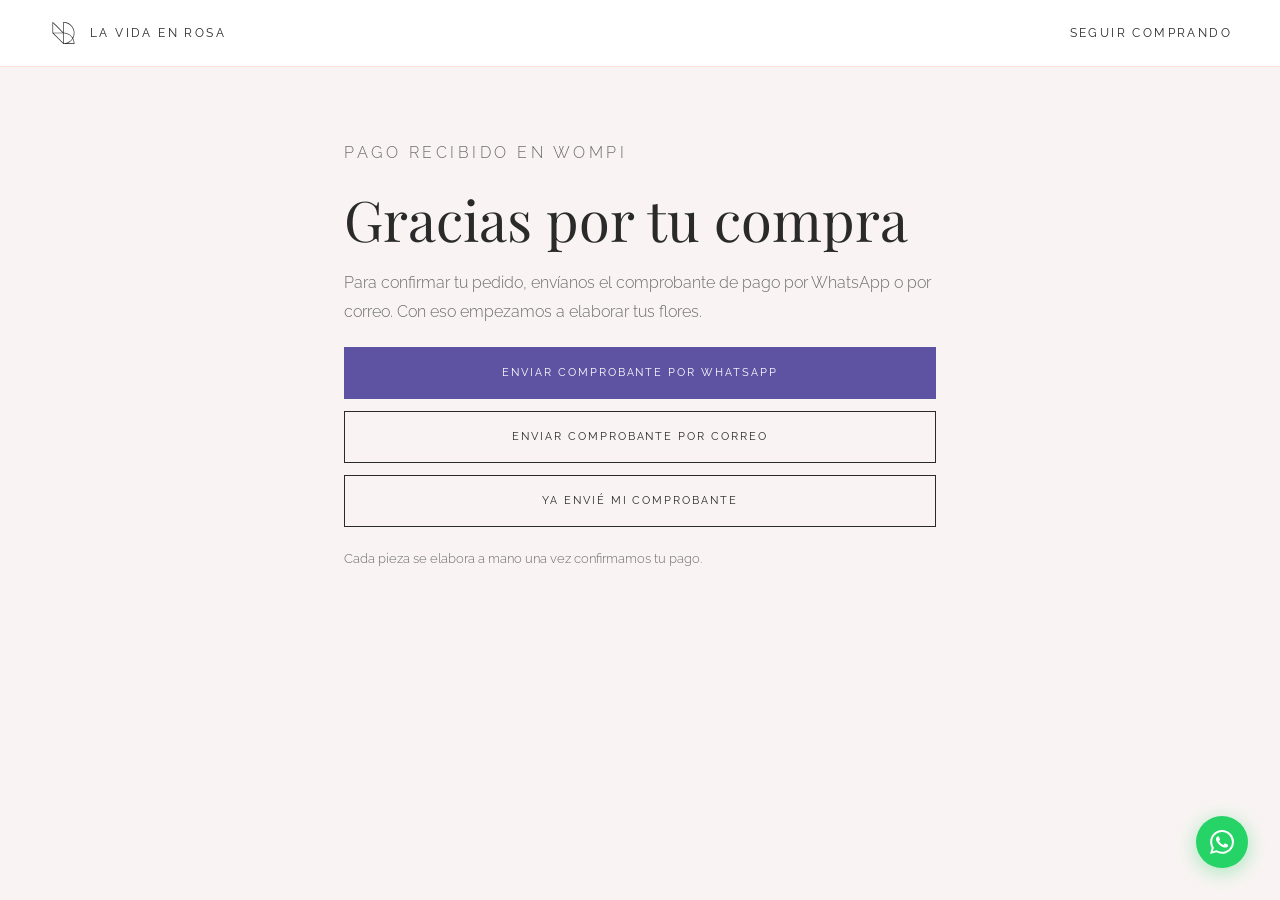
<file: gracias.html>
<!DOCTYPE html>
<html lang="es">
<head>
<meta charset="UTF-8">
<meta name="viewport" content="width=device-width, initial-scale=1.0">
<title>Gracias por tu compra | La Vida en Rosa</title>
<meta name="robots" content="noindex">
<meta name="theme-color" content="#ffdedb">
<link rel="preconnect" href="https://fonts.googleapis.com">
<link rel="preconnect" href="https://fonts.gstatic.com" crossorigin>
<link href="https://fonts.googleapis.com/css2?family=Cormorant+Garamond:ital,wght@0,300;0,400;0,500;1,300;1,400&family=Raleway:wght@200;300;400;500;600&family=Playfair+Display:ital,wght@0,400;0,700;1,400&display=swap" rel="stylesheet">
<link rel="stylesheet" href="styles.css?v=8">
<style>
  body { background: var(--light); }
  .gr-barra { display: flex; justify-content: space-between; align-items: center; padding: 18px 48px; background: var(--white); border-bottom: 1px solid var(--rosa); }
  .gr-barra a { font-family: var(--sans); font-size: 12px; letter-spacing: 0.2em; text-transform: uppercase; color: var(--dark); text-decoration: none; }
  .gr-barra a:hover { color: var(--viola); }
  .gr-logo { display: flex; align-items: center; gap: 12px; }
  .gr { max-width: 640px; margin: 0 auto; padding: 72px 24px 96px; }
  .gr-estado { display: inline-block; font-family: var(--sans); font-size: 11px; letter-spacing: 0.22em; text-transform: uppercase; color: var(--viola); margin: 0 0 16px; }
  .gr h1 { font-family: var(--display); font-weight: 400; font-size: clamp(36px, 7vw, 56px); line-height: 1.1; margin: 0 0 20px; color: var(--dark); text-wrap: balance; }
  .gr p { font-family: var(--sans); font-weight: 300; font-size: 16px; line-height: 1.8; color: var(--mid); margin: 0 0 20px; }
  .gr-pedido { margin: 32px 0; padding: 22px 0; border-top: 1px solid var(--rosa-deep); border-bottom: 1px solid var(--rosa-deep); }
  .gr-pedido h2 { font-family: var(--sans); font-weight: 400; font-size: 11px; letter-spacing: 0.22em; text-transform: uppercase; color: var(--dark); margin: 0 0 12px; }
  .gr-pedido pre { white-space: pre-wrap; font-family: var(--sans); font-size: 14px; line-height: 1.7; color: var(--dark); margin: 0; }
  .gr-acciones { display: flex; flex-direction: column; gap: 12px; }
  .gr-acciones .btn-primary { justify-content: center; text-align: center; text-decoration: none; display: flex; align-items: center; min-height: 52px; }
  .gr-acciones .btn-outline { justify-content: center; text-align: center; text-decoration: none; display: flex; align-items: center; min-height: 52px; background: none; cursor: pointer; }
  .gr-aviso { font-size: 13px !important; }
  .gr-ok { color: var(--viola); }
  @media (max-width: 600px) { .gr-barra { padding: 14px 24px; } .gr { padding-top: 48px; } }
</style>
</head>
<body>
<header class="gr-barra">
  <a href="index.html" class="gr-logo" aria-label="La Vida en Rosa, ir al inicio">
    <svg width="30" height="30" viewBox="0 0 402 343" fill="#2a2a2a" aria-hidden="true" focusable="false"><use href="#lvr-mark"/></svg>
    La Vida en Rosa
  </a>
  <a href="index.html#shop">Seguir comprando</a>
</header>
<main class="gr" id="contenido">
  <p class="gr-estado" id="grEstado">Pago recibido en Wompi</p>
  <h1 id="grTitulo">Gracias por tu compra</h1>
  <p id="grTexto">Para confirmar tu pedido, envíanos el comprobante de pago por WhatsApp o por correo. Con eso empezamos a elaborar tus flores.</p>
  <p class="gr-aviso" id="grRef" hidden></p>

  <section class="gr-pedido" id="grPedido" aria-labelledby="grPedidoT" hidden>
    <h2 id="grPedidoT">Tu pedido</h2>
    <pre id="grDetalle"></pre>
  </section>

  <div class="gr-acciones">
    <a class="btn-primary" id="grWa" target="_blank" rel="noopener noreferrer" href="#">Enviar comprobante por WhatsApp</a>
    <a class="btn-outline" id="grCorreo" href="#">Enviar comprobante por correo</a>
    <button type="button" class="btn-outline" id="grListo">Ya envié mi comprobante</button>
  </div>
  <p class="gr-aviso" style="margin-top:20px">Cada pieza se elabora a mano una vez confirmamos tu pago.</p>
</main>
<svg width="0" height="0" style="position:absolute" aria-hidden="true" focusable="false"><symbol id="lvr-mark" viewBox="0 0 402 343"><g transform="translate(0,343) scale(0.1,-0.1)" stroke="none"><path d="M612 3178 c-9 -9 -12 -189 -12 -748 l0 -735 728 -728 727 -727 732 0 c652 0 733 2 747 16 20 19 20 75 2 215 -23 165 -62 301 -133 451 l-36 78 38 82 c101 221 139 399 139 643 -1 242 -38 410 -140 625 -185 391 -548 690 -964 795 -163 41 -372 59 -398 33 -9 -9 -12 -174 -12 -682 l0 -671 -683 683 c-455 455 -689 682 -703 682 -11 0 -25 -5 -32 -12z m1802 -118 c521 -134 917 -556 1023 -1087 21 -110 24 -374 4 -483 -25 -139 -109 -390 -130 -390 -4 0 -29 30 -56 67 -65 89 -201 225 -295 295 -215 160 -467 259 -734 289 l-106 12 0 670 0 670 91 -7 c50 -4 141 -20 203 -36z m-1084 -665 l635 -635 -638 0 -637 0 0 635 c0 349 1 635 3 635 1 0 288 -286 637 -635z m700 -1360 c0 -349 -1 -635 -3 -635 -1 0 -288 286 -637 635 l-635 635 638 0 637 0 0 -635z m249 619 c192 -28 395 -107 571 -223 103 -67 296 -257 364 -358 l48 -71 -53 -79 c-76 -109 -245 -276 -357 -351 -203 -135 -425 -214 -664 -236 l-68 -7 0 671 0 670 26 0 c15 0 74 -7 133 -16z m1086 -868 c51 -133 95 -335 95 -438 0 -17 -25 -18 -437 -18 l-438 0 130 64 c72 35 170 92 220 127 108 77 252 219 320 316 59 84 57 85 110 -51z"/></g></symbol></svg>
<script>
  // Esta página recibe a la persona cuando Wompi termina el pago (configura la URL de redirección en Wompi).
  (function () {
    const WHATSAPP = '573208654762', CORREO = 'lavidaenrosaa@gmail.com';
    const $ = id => document.getElementById(id);
    let pedido = null;
    try { pedido = JSON.parse(localStorage.getItem('lvr-pedido') || 'null'); } catch (e) {}
    const q = new URLSearchParams(location.search);
    const idTx = q.get('id');
    const detalle = pedido && pedido.texto ? pedido.texto.replace(/^Hola, este es mi pedido:\n/, '') : '';
    if (detalle) { $('grDetalle').textContent = detalle; $('grPedido').hidden = false; }
    const msg = 'Hola, ya realicé el pago de mi pedido en La Vida en Rosa. Te envío el comprobante.' +
      (idTx ? '\nReferencia de Wompi: ' + idTx : '') + (detalle ? '\n\n' + detalle : '');
    $('grWa').href = 'https://wa.me/' + WHATSAPP + '?text=' + encodeURIComponent(msg);
    $('grCorreo').href = 'mailto:' + CORREO + '?subject=' + encodeURIComponent('Comprobante de pago - pedido La Vida en Rosa') +
      '&body=' + encodeURIComponent(msg + '\n\n(Adjunta aquí el comprobante de pago)');
    $('grListo').addEventListener('click', () => {
      try { localStorage.removeItem('lvr-pedido'); localStorage.removeItem('lvr-carrito'); sessionStorage.removeItem('lvr-pagando'); } catch (e) {}
      $('grTitulo').textContent = 'Listo, gracias';
      $('grTexto').textContent = 'Recibiremos tu comprobante y te confirmaremos el pedido pronto.';
      document.querySelector('.gr-acciones').hidden = true; $('grPedido').hidden = true;
      $('grEstado').textContent = 'Pedido en camino';
    });
    // Si Wompi manda el id de la transacción en la dirección (?id=...), se consulta su estado real.
    if (idTx) {
      $('grRef').hidden = false; $('grRef').textContent = 'Referencia de pago: ' + idTx;
      fetch('https://production.wompi.co/v1/transactions/' + encodeURIComponent(idTx))
        .then(r => r.ok ? r.json() : Promise.reject())
        .then(j => {
          const st = j && j.data && j.data.status;
          if (st === 'APPROVED') { $('grEstado').textContent = 'Pago aprobado'; $('grEstado').classList.add('gr-ok'); }
          else if (st === 'PENDING') { $('grEstado').textContent = 'Pago pendiente'; $('grTitulo').textContent = 'Estamos esperando la confirmación'; $('grTexto').textContent = 'Wompi aún está procesando tu pago. Cuando se apruebe, envíanos el comprobante.'; }
          else if (st) { $('grEstado').textContent = 'Pago no completado'; $('grTitulo').textContent = 'Tu pago no se completó'; $('grTexto').textContent = 'Wompi no aprobó este pago. Puedes volver a la tienda e intentarlo de nuevo, o escribirnos por WhatsApp.'; }
        }).catch(() => {});
    }
  })();
</script>
<!-- WhatsApp Float -->
<a href="https://wa.me/573208654762?text=Hola!%20Quiero%20saber%20más%20sobre%20sus%20flores%20de%20papel" class="wa-float" aria-label="Escribir por WhatsApp" target="_blank" rel="noopener noreferrer">
  <span class="wa-tooltip">¡Chatea con nosotras!</span>
  <svg width="24" height="24" viewBox="0 0 24 24" fill="white" aria-hidden="true"><path d="M17.472 14.382c-.297-.149-1.758-.867-2.03-.967-.273-.099-.471-.148-.67.15-.197.297-.767.966-.94 1.164-.173.199-.347.223-.644.075-.297-.15-1.255-.463-2.39-1.475-.883-.788-1.48-1.761-1.653-2.059-.173-.297-.018-.458.13-.606.134-.133.298-.347.446-.52.149-.174.198-.298.298-.497.099-.198.05-.371-.025-.52-.075-.149-.669-1.612-.916-2.207-.242-.579-.487-.5-.669-.51-.173-.008-.371-.01-.57-.01-.198 0-.52.074-.792.372-.272.297-1.04 1.016-1.04 2.479 0 1.462 1.065 2.875 1.213 3.074.149.198 2.096 3.2 5.077 4.487.709.306 1.262.489 1.694.625.712.227 1.36.195 1.871.118.571-.085 1.758-.719 2.006-1.413.248-.694.248-1.289.173-1.413-.074-.124-.272-.198-.57-.347m-5.421 7.403h-.004a9.87 9.87 0 01-5.031-1.378l-.361-.214-3.741.982.998-3.648-.235-.374a9.86 9.86 0 01-1.51-5.26c.001-5.45 4.436-9.884 9.888-9.884 2.64 0 5.122 1.03 6.988 2.898a9.825 9.825 0 012.893 6.994c-.003 5.45-4.437 9.884-9.885 9.884m8.413-18.297A11.815 11.815 0 0012.05 0C5.495 0 .16 5.335.157 11.892c0 2.096.547 4.142 1.588 5.945L.057 24l6.305-1.654a11.882 11.882 0 005.683 1.448h.005c6.554 0 11.89-5.335 11.893-11.893a11.821 11.821 0 00-3.48-8.413Z"/></svg>
</a>

</body>
</html>
</file>
<file: styles.css>
/* ===== RESET & BASE ===== */
  *, *::before, *::after { margin: 0; padding: 0; box-sizing: border-box; }
  :root {
    --rosa:      #ffdedb;
    --rosa-deep: #ddc1c0;
    --viola:     #5e53a2;
    --viola-pale:#e8e6f5;
    --copper:    #b87a50;
    --dark:      #2a2a2a;
    --mid:       #6b6b6b;
    --rosa-ink:  #9c6f72;
    --z-nav: 100; --z-float: 650; --z-catalog: 550; --z-modal: 600; --z-splash: 900; --z-cursor: 950;
    --light:     #f9f4f3;
    --white:     #ffffff;
    --serif: 'Cormorant Garamond', Georgia, serif;
    --display: 'Playfair Display', Georgia, serif;
    --sans: 'Raleway', sans-serif;
  }
  html { scroll-behavior: smooth; scroll-padding-top: 0; }
  body { overflow-anchor: none; }
  body {
    font-family: var(--sans);
    background: var(--white);
    color: var(--dark);
    overflow-x: hidden;
  }

  /* ===== CURSOR ===== */
  .cursor-dot {
    width: 8px; height: 8px;
    background: var(--viola);
    border-radius: 50%;
    position: fixed; top: 0; left: 0;
    pointer-events: none; z-index: var(--z-cursor);
    transform: translate(-50%, -50%);
    transition: transform 0.1s;
  }
  .cursor-ring {
    width: 36px; height: 36px;
    border: 1.5px solid var(--rosa-deep);
    border-radius: 50%;
    position: fixed; top: 0; left: 0;
    pointer-events: none; z-index: var(--z-cursor);
    transform: translate(-50%, -50%);
    transition: transform 0.15s ease, width 0.2s, height 0.2s;
  }
  .cursor-ring.hovered { width: 56px; height: 56px; border-color: var(--viola); }

  /* ===== NAV ===== */
  nav {
    position: fixed; top: 0; left: 0; right: 0; z-index: var(--z-nav);
    display: flex; align-items: center; justify-content: space-between;
    padding: 20px 48px;
    transition: background 0.4s, box-shadow 0.4s;
  }
  nav.scrolled {
    background: rgba(255,255,255,0.95);
    box-shadow: 0 1px 20px rgba(0,0,0,0.06);
    backdrop-filter: blur(10px);
  }
  .nav-logo {
    display: flex; align-items: center; gap: 12px;
    text-decoration: none;
  }
  .nav-logo svg { width: 36px; height: 36px; }
  .nav-wordmark {
    font-family: var(--sans);
    font-weight: 300;
    font-size: 13px;
    letter-spacing: 0.22em;
    color: var(--dark);
    line-height: 1.3;
  }
  .nav-wordmark span { display: block; }
  .nav-links {
    display: flex; gap: 36px; list-style: none;
  }
  .nav-links a {
    font-family: var(--sans);
    font-weight: 400;
    font-size: 11px;
    letter-spacing: 0.18em;
    text-transform: uppercase;
    color: var(--dark);
    text-decoration: none;
    position: relative;
    padding-bottom: 2px;
  }
  .nav-links a::after {
    content: '';
    position: absolute; bottom: 0; left: 0;
    width: 0; height: 1px;
    background: var(--viola);
    transition: width 0.3s ease;
  }
  .nav-links a:hover::after { width: 100%; }
  .nav-cta {
    font-family: var(--sans);
    font-weight: 400;
    font-size: 11px;
    letter-spacing: 0.16em;
    text-transform: uppercase;
    color: var(--white);
    background: var(--viola);
    border: none;
    padding: 10px 22px;
    text-decoration: none;
    transition: background 0.3s, transform 0.2s;
  }
  .nav-cta:hover { background: var(--dark); transform: translateY(-1px); }

  /* ===== HERO ===== */
  #inicio {
    min-height: 100vh;
    display: grid;
    grid-template-columns: 1fr 1fr;
    position: relative;
    overflow: hidden;
  }
  .hero-left {
    background: var(--rosa);
    display: flex; flex-direction: column;
    justify-content: center; align-items: flex-start;
    padding: 120px 64px 80px 80px;
    position: relative;
    z-index: 2;
  }
  .hero-eyebrow {
    font-family: var(--sans);
    font-weight: 300;
    font-size: 11px;
    letter-spacing: 0.28em;
    text-transform: uppercase;
    color: var(--viola);
    margin-bottom: 24px;
    opacity: 0;
    animation: fadeUp 0.8s ease 0.3s forwards;
  }
  .hero-title {
    font-family: var(--display);
    font-weight: 400;
    font-size: clamp(52px, 5.5vw, 84px);
    line-height: 1.0;
    color: var(--dark);
    margin-bottom: 8px;
    opacity: 0;
    animation: fadeUp 0.9s ease 0.5s forwards;
  }
  .hero-title em {
    font-style: italic;
    color: var(--rosa-ink);
    font-size: 1.1em;
  }
  .hero-subtitle {
    font-family: var(--serif);
    font-style: italic;
    font-size: 22px;
    color: var(--mid);
    margin-bottom: 40px;
    letter-spacing: 0.04em;
    opacity: 0;
    animation: fadeUp 0.9s ease 0.7s forwards;
  }
  .hero-tagline {
    font-family: var(--sans);
    font-weight: 300;
    font-size: 14px;
    line-height: 1.8;
    color: var(--dark);
    max-width: 380px;
    margin-bottom: 48px;
    opacity: 0;
    animation: fadeUp 0.9s ease 0.9s forwards;
  }
  .hero-buttons {
    display: flex; gap: 16px;
    opacity: 0;
    animation: fadeUp 0.9s ease 1.1s forwards;
  }
  .btn-primary {
    font-family: var(--sans);
    font-weight: 400;
    font-size: 11px;
    letter-spacing: 0.18em;
    text-transform: uppercase;
    color: var(--white);
    background: var(--viola);
    border: none;
    padding: 14px 32px;
    text-decoration: none;
    transition: all 0.3s;
    display: inline-block;
  }
  .btn-primary:hover { background: var(--dark); transform: translateY(-2px); }
  .btn-outline {
    font-family: var(--sans);
    font-weight: 400;
    font-size: 11px;
    letter-spacing: 0.18em;
    text-transform: uppercase;
    color: var(--dark);
    background: transparent;
    border: 1px solid var(--dark);
    padding: 14px 32px;
    text-decoration: none;
    transition: all 0.3s;
    display: inline-block;
  }
  .btn-outline:hover { background: var(--dark); color: var(--white); }

  .hero-right {
    position: relative; overflow: hidden;
  }
  .hero-mosaic {
    display: grid;
    grid-template-columns: 1fr 1fr;
    grid-template-rows: 1fr 1fr 1fr;
    height: 100vh;
    gap: 2px;
  }
  .mosaic-cell {
    overflow: hidden; position: relative;
    opacity: 0;
    animation: fadeIn 1s ease var(--delay, 0.4s) forwards;
  }
  .mosaic-cell:nth-child(1) { grid-row: span 2; --delay: 0.4s; }
  .mosaic-cell:nth-child(2) { --delay: 0.6s; }
  .mosaic-cell:nth-child(3) { --delay: 0.8s; }
  .mosaic-cell:nth-child(4) { grid-column: span 2; --delay: 1.0s; }

  .mosaic-cell .fill {
    width: 100%; height: 100%;
    background-size: cover !important;
    background-position: center !important;
    background-repeat: no-repeat !important;
    transform: scale(1.05);
    transition: transform 0.6s ease;
  }
  .mosaic-cell:hover .fill { transform: scale(1.0); }

  /* Flower-inspired gradient placeholders */
  .fill-1 { background: linear-gradient(135deg, #f9d5d0 0%, #e8a5a0 40%, #c96b7a 100%); }
  .fill-2 { background: linear-gradient(160deg, #fce8e6 0%, #f5c8c5 50%, #dda0a0 100%); }
  .fill-3 { background: linear-gradient(120deg, #e8d5f0 0%, #c5a8d8 50%, #8b6aaf 100%); }
  .fill-4 { background: linear-gradient(90deg, #fdddd5 0%, #f0b8b0 40%, #e89090 80%, #c87085 100%); }

  .mosaic-label {
    position: absolute; bottom: 16px; left: 16px;
    font-family: var(--sans);
    font-weight: 300;
    font-size: 11px;
    letter-spacing: 0.2em;
    text-transform: uppercase;
    color: rgba(255,255,255,0.85);
    background: rgba(0,0,0,0.2);
    padding: 4px 10px;
    backdrop-filter: blur(4px);
  }

  /* Decorative geometric from logo */
  .hero-geo {
    position: absolute; bottom: -60px; left: -60px;
    width: 200px; height: 200px;
    opacity: 0.06;
  }

  /* ===== SECTION BASE ===== */
  section { padding: 100px 80px; }
  .section-label {
    font-family: var(--sans);
    font-weight: 300;
    font-size: 11px;
    letter-spacing: 0.35em;
    text-transform: uppercase;
    color: var(--viola);
    margin-bottom: 16px;
    display: flex; align-items: center; gap: 12px;
  }
  .section-label::before {
    content: '';
    width: 28px; height: 1px;
    background: var(--viola);
  }
  .section-title {
    font-family: var(--display);
    font-weight: 400;
    font-size: clamp(36px, 4vw, 58px);
    line-height: 1.1;
    color: var(--dark);
    margin-bottom: 20px;
  }
  .section-title em {
    font-style: italic;
    color: var(--rosa-ink);
  }
  .section-body {
    font-family: var(--sans);
    font-weight: 300;
    font-size: 15px;
    line-height: 1.9;
    color: var(--mid);
    max-width: 560px;
  }

  /* ===== ABOUT ===== */
  #acerca {
    background: var(--white);
    display: grid;
    grid-template-columns: 1fr 1fr;
    gap: 80px;
    align-items: center;
    padding: 100px 80px;
  }
  .about-image-stack {
    position: relative; height: 520px;
  }
  .about-img {
    position: absolute;
    border-radius: 0;
    overflow: hidden;
  }
  .about-img-main {
    width: 75%; height: 75%;
    top: 0; left: 0;
    background: linear-gradient(135deg, #f5ceca 0%, #e8a5a0 60%, #c96b7a 100%);
  }
  .about-img-accent {
    width: 55%; height: 55%;
    bottom: 0; right: 0;
    background: linear-gradient(135deg, #e8e6f5 0%, #b8b0d8 60%, #5e53a2 100%);
    border: 4px solid var(--white);
  }
  .about-geo-stamp {
    position: absolute;
    top: 50%; left: 50%;
    transform: translate(-50%, -50%);
    width: 80px; height: 80px;
    background: var(--white);
    display: flex; align-items: center; justify-content: center;
    box-shadow: 0 8px 32px rgba(0,0,0,0.1);
    z-index: 3;
  }
  .about-text .section-body { margin-bottom: 32px; }
  .about-stats {
    display: grid; grid-template-columns: 1fr 1fr;
    gap: 24px; margin-top: 40px;
  }
  .stat-item { border-left: 2px solid var(--rosa-deep); padding-left: 16px; }
  .stat-num {
    font-family: var(--display);
    font-size: 36px; font-weight: 700;
    color: var(--viola);
    line-height: 1;
  }
  .stat-label {
    font-family: var(--sans);
    font-size: 11px; font-weight: 300;
    letter-spacing: 0.12em;
    color: var(--mid);
    margin-top: 4px;
  }

  /* ===== PROPÓSITO ===== */
  #proposito {
    background: var(--dark);
    color: var(--white);
    padding: 100px 80px;
    position: relative;
    overflow: hidden;
  }
  #proposito::before {
    content: '';
    position: absolute; top: -100px; right: -100px;
    width: 500px; height: 500px;
    background: radial-gradient(circle, rgba(94,83,162,0.2) 0%, transparent 70%);
    pointer-events: none;
  }
  .proposito-grid {
    display: grid;
    grid-template-columns: 1fr 1fr;
    gap: 80px;
    align-items: center;
  }
  .proposito-left .section-label { color: var(--rosa-deep); }
  .proposito-left .section-label::before { background: var(--rosa-deep); }
  .proposito-left .section-title { color: var(--white); }
  .proposito-quote {
    font-family: var(--serif);
    font-style: italic;
    font-size: 22px;
    line-height: 1.7;
    color: var(--rosa);
    margin: 32px 0;
    padding-left: 24px;
    border-left: 2px solid var(--viola);
  }
  .proposito-body {
    font-family: var(--sans);
    font-weight: 300;
    font-size: 14px;
    line-height: 2;
    color: #a0a0a0;
  }
  .proposito-right {
    display: grid;
    grid-template-columns: 1fr 1fr;
    gap: 1px;
    background: #333;
  }
  .principio {
    background: #1a1a1a;
    padding: 32px 28px;
    transition: background 0.3s;
  }
  .principio:hover { background: #222; }
  .principio-num {
    font-family: var(--display);
    font-size: 42px;
    color: rgba(255,222,219,0.15);
    line-height: 1;
    margin-bottom: 12px;
  }
  .principio-text {
    font-family: var(--sans);
    font-weight: 300;
    font-size: 13px;
    line-height: 1.7;
    color: #b0b0b0;
    letter-spacing: 0.02em;
  }
  .principio-text strong {
    display: block;
    font-weight: 500;
    color: var(--rosa);
    font-size: 11px;
    letter-spacing: 0.2em;
    text-transform: uppercase;
    margin-bottom: 6px;
  }

  /* ===== PROYECTOS ===== */
  #proyectos {
    background: var(--light);
    padding: 100px 80px;
  }
  .proyectos-header {
    display: flex; justify-content: space-between; align-items: flex-end;
    margin-bottom: 60px;
  }
  .filter-tabs {
    display: flex; gap: 0;
  }
  .tab-btn {
    font-family: var(--sans);
    font-weight: 400;
    font-size: 11px;
    letter-spacing: 0.16em;
    text-transform: uppercase;
    color: var(--mid);
    background: none;
    border: 1px solid #ddd;
    border-right: none;
    padding: 10px 20px;
    cursor: pointer;
    transition: all 0.2s;
  }
  .tab-btn:last-child { border-right: 1px solid #ddd; }
  .tab-btn.active, .tab-btn:hover {
    background: var(--viola);
    color: var(--white);
    border-color: var(--viola);
  }
  .gallery-grid {
    display: grid;
    grid-template-columns: repeat(4, 1fr);
    grid-template-rows: repeat(4, 220px);
    gap: 4px;
  }
  .gallery-item {
    overflow: hidden; position: relative;
    cursor: pointer;
  }
  .gallery-item:nth-child(1) { grid-column: span 2; grid-row: span 2; }
  .gallery-item:nth-child(2) { grid-row: span 2; }
  .gallery-item:nth-child(3) { grid-row: span 2; }
  .gallery-item:nth-child(4) { grid-column: span 2; grid-row: span 2; }
  .gallery-item:nth-child(5) { grid-row: span 2; }
  .gallery-item:nth-child(6) { grid-row: span 2; }

  .gallery-fill {
    width: 100%; height: 100%;
    background-size: cover !important;
    background-position: center !important;
    background-repeat: no-repeat !important;
    transform: scale(1.0);
    transition: transform 0.5s ease;
  }
  .gallery-item:hover .gallery-fill { transform: scale(1.06); }

  .g1 { background: linear-gradient(135deg, #f9d0cc 0%, #e8968f 50%, #c96b7a 100%); }
  .g2 { background: linear-gradient(160deg, #e8e6f5 0%, #b8b0d8 60%, #8b80c0 100%); }
  .g3 { background: linear-gradient(120deg, #fde8e0 0%, #f5c0b8 60%, #e89090 100%); }
  .g4 { background: linear-gradient(140deg, #fff0ed 0%, #f5d0ca 50%, #e8a8a0 100%); }
  .g5 { background: linear-gradient(110deg, #f0ebf8 0%, #c8bce8 50%, #9080c0 100%); }
  .g6 { background: linear-gradient(130deg, #fde0dc 0%, #f0c0b8 50%, #d89090 100%); }

  .gallery-overlay {
    position: absolute; inset: 0;
    background: linear-gradient(to top, rgba(0,0,0,0.5) 0%, transparent 50%);
    opacity: 0;
    transition: opacity 0.4s;
    display: flex; align-items: flex-end;
    padding: 24px;
  }
  .gallery-item:hover .gallery-overlay { opacity: 1; }
  .gallery-caption {
    font-family: var(--sans);
    font-weight: 300;
    font-size: 12px;
    letter-spacing: 0.16em;
    text-transform: uppercase;
    color: var(--white);
  }

  /* ===== SERVICIOS ===== */
  .servicios-strip {
    background: var(--rosa);
    padding: 64px 80px;
    overflow: hidden;
  }
  .servicios-label {
    font-family: var(--sans);
    font-weight: 300;
    font-size: 11px;
    letter-spacing: 0.3em;
    text-transform: uppercase;
    color: var(--viola);
    margin-bottom: 32px;
    display: flex; align-items: center; gap: 12px;
  }
  .servicios-label::before { content: ''; width: 28px; height: 1px; background: var(--viola); }
  .servicios-scroll {
    display: flex; gap: 0;
    overflow-x: auto;
    scrollbar-width: none;
    -ms-overflow-style: none;
  }
  .servicios-scroll::-webkit-scrollbar { display: none; }
  .servicio-card {
    min-width: 220px;
    border: 1px solid rgba(0,0,0,0.12);
    padding: 36px 28px;
    background: rgba(255,255,255,0.5);
    margin-right: 2px;
    transition: background 0.3s, transform 0.3s;
    flex-shrink: 0;
  }
  .servicio-card:hover {
    background: var(--white);
    transform: translateY(-4px);
  }
  .servicio-icon {
    width: 32px; height: 32px;
    margin-bottom: 16px;
    color: var(--viola);
  }
  .servicio-name {
    font-family: var(--sans);
    font-weight: 500;
    font-size: 12px;
    letter-spacing: 0.12em;
    text-transform: uppercase;
    color: var(--dark);
    margin-bottom: 8px;
  }
  .servicio-desc {
    font-family: var(--sans);
    font-weight: 300;
    font-size: 12px;
    line-height: 1.6;
    color: var(--mid);
  }

  /* ===== SHOP ===== */
  #shop {
    background: var(--white);
    padding: 100px 80px;
  }
  .shop-header {
    display: flex; justify-content: space-between; align-items: flex-end;
    margin-bottom: 60px;
  }
  .shop-grid {
    display: grid;
    grid-template-columns: repeat(4, 1fr);
    gap: 28px;
  }
  .product-card {
    position: relative;
    cursor: pointer;
    transition: transform 0.3s;
  }
  .product-card:hover { transform: translateY(-6px); }
  .product-hover-overlay {
    position: absolute; inset: 0;
    background: rgba(42,42,42,0.55);
    display: flex; align-items: center; justify-content: center;
    opacity: 0;
    transition: opacity 0.3s;
    pointer-events: none;
  }
  .product-card:hover .product-hover-overlay { opacity: 1; }
  .ver-detalle-btn {
    font-family: var(--sans);
    font-weight: 400;
    font-size: 11px;
    letter-spacing: 0.2em;
    text-transform: uppercase;
    color: var(--white);
    border: 1px solid rgba(255,255,255,0.7);
    padding: 10px 20px;
    background: rgba(255,255,255,0.1);
    backdrop-filter: blur(4px);
  }

  /* ===== PRODUCT DETAIL MODAL ===== */
  #productModal {
    position: fixed; inset: 0;
    background: rgba(0,0,0,0.75);
    z-index: var(--z-modal);
    align-items: center; justify-content: center;
  }
  #productModal[hidden], #catalogPage[hidden] { display: none; }
  #productModal:not([hidden]) { display: flex; }
  #catalogPage {
    position: fixed; inset: 0; background: var(--light);
    z-index: var(--z-catalog); overflow-y: auto; overscroll-behavior: contain;
  }
  .catalog-back-wrap { display: flex; align-items: center; gap: 16px; }
  .catalog-back {
    background: none; border: none; cursor: pointer; color: var(--mid);
    display: inline-flex; align-items: center; gap: 8px; min-height: 44px;
    font-family: var(--sans); font-size: 12px; letter-spacing: 0.12em; text-transform: uppercase;
  }
  .catalog-back:hover { color: var(--dark); }
  .product-modal-inner {
    background: var(--white);
    display: grid;
    grid-template-columns: 1fr 1fr;
    max-width: 860px; width: 92vw;
    max-height: 90vh;
    overflow: hidden;
    position: relative;
  }
  .product-modal-photos {
    background: var(--rosa);
    position: relative;
    aspect-ratio: 1/1;
    overflow: hidden;
    display: flex;
    align-items: center;
    justify-content: center;
    padding: 32px;
  }
  .product-modal-photos img {
    width: 100%; height: 100%;
    object-fit: contain;
    transition: opacity 0.3s;
    border-radius: 2px;
  }
  .pm-arrow {
    position: absolute; top: 50%; transform: translateY(-50%);
    background: rgba(255,255,255,0.85);
    border: none; width: 36px; height: 36px;
    font-size: 18px; cursor: pointer;
    display: flex; align-items: center; justify-content: center;
    transition: background 0.2s;
    z-index: 2;
  }
  .pm-arrow:hover { background: white; }
  .pm-arrow-left { left: 12px; }
  .pm-arrow-right { right: 12px; }
  .pm-dots {
    position: absolute; bottom: 12px; left: 0; right: 0;
    display: flex; justify-content: center; gap: 6px;
  }
  .pm-dot {
    width: 7px; height: 7px; border-radius: 50%;
    background: rgba(255,255,255,0.5); cursor: pointer;
    border: none; transition: background 0.2s;
  }
  .pm-dot.active { background: white; }
  .product-modal-info {
    padding: 40px 36px;
    display: flex; flex-direction: column;
    overflow-y: auto;
  }
  .pm-close {
    position: absolute; top: 16px; right: 20px;
    background: none; border: none;
    font-size: 24px; color: var(--mid);
    cursor: pointer; z-index: 3; line-height: 1;
  }
  .pm-close:hover { color: var(--dark); }
  .pm-tag {
    font-family: var(--sans);
    font-weight: 400; font-size: 11px;
    letter-spacing: 0.28em; text-transform: uppercase;
    color: var(--viola); margin-bottom: 8px;
  }
  .pm-name {
    font-family: var(--display);
    font-size: 30px; font-weight: 400;
    color: var(--dark); line-height: 1.2;
    margin-bottom: 4px;
  }
  .pm-type {
    font-family: var(--sans);
    font-size: 12px; font-weight: 300;
    letter-spacing: 0.12em; text-transform: uppercase;
    color: var(--mid); margin-bottom: 24px;
  }
  .pm-price {
    font-family: var(--display);
    font-size: 28px; color: var(--viola);
    margin-bottom: 20px;
  }
  .pm-desc-label {
    font-family: var(--sans);
    font-size: 11px; font-weight: 400;
    letter-spacing: 0.22em; text-transform: uppercase;
    color: var(--mid); margin-bottom: 8px;
  }
  .pm-desc {
    font-family: var(--sans);
    font-size: 14px; font-weight: 300;
    line-height: 1.8; color: var(--mid);
    margin-bottom: 32px; flex: 1;
  }
  .pm-wa-btn {
    display: flex; align-items: center; justify-content: center;
    gap: 10px;
    background: var(--dark); color: white;
    font-family: var(--sans); font-weight: 500;
    font-size: 11px; letter-spacing: 0.18em;
    text-transform: uppercase;
    text-decoration: none;
    padding: 16px 24px;
    transition: background 0.2s;
  }
  .pm-wa-btn:hover { background: #444; }

  /* ===== CATÁLOGO PANTALLA COMPLETA ===== */
  .catalog-page-header {
    background: var(--white);
    padding: 24px 60px;
    display: flex; align-items: center; justify-content: space-between;
    border-bottom: 1px solid var(--rosa-deep);
    position: sticky; top: 0; z-index: 2;
  }
  .catalog-page-grid {
    display: grid;
    grid-template-columns: repeat(4, 1fr);
    gap: 28px;
    padding: 48px 60px;
    max-width: 1300px; margin: 0 auto;
  }
  @media (max-width: 768px) {
    .catalog-page-grid { grid-template-columns: 1fr 1fr; gap: 16px; padding: 24px; }
    .catalog-page-header { padding: 16px 24px; }
    .product-modal-inner { grid-template-columns: 1fr; }
    .product-modal-photos { aspect-ratio: 4/3; }
  }
  .product-img {
    width: 100%;
    padding-bottom: 120%;
    position: relative;
    overflow: hidden;
    background: var(--light);
    margin-bottom: 16px;
  }
  .product-fill {
    position: absolute; inset: 0;
    background-color: var(--rosa) !important;
    background-size: cover !important;
    background-position: center !important;
    background-repeat: no-repeat !important;
    transform: scale(1.0);
    transition: transform 0.5s;
  }
  .product-card:hover .product-fill { transform: scale(1.05); }
  .p1 { background: var(--rosa); }
  .p2 { background: var(--rosa); }
  .p3 { background: var(--rosa); }
  .p4 { background: var(--rosa); }
  .product-tag {
    position: absolute; top: 12px; left: 12px;
    font-family: var(--sans);
    font-weight: 400;
    font-size: 11px;
    letter-spacing: 0.14em;
    text-transform: uppercase;
    color: var(--white);
    background: var(--viola);
    padding: 4px 10px;
  }
  .product-name {
    font-family: var(--serif);
    font-size: 18px;
    color: var(--dark);
    margin-bottom: 4px;
  }
  .product-type {
    font-family: var(--sans);
    font-weight: 300;
    font-size: 11px;
    letter-spacing: 0.14em;
    text-transform: uppercase;
    color: var(--mid);
    margin-bottom: 10px;
  }
  .product-footer {
    display: flex; justify-content: space-between; align-items: center;
  }
  .product-price {
    font-family: var(--display);
    font-size: 18px;
    color: var(--viola);
  }
  .product-action {
    font-family: var(--sans);
    font-weight: 400;
    font-size: 11px;
    letter-spacing: 0.14em;
    text-transform: uppercase;
    color: var(--dark);
    border: none; background: none;
    cursor: pointer;
    padding: 6px 14px;
    border: 1px solid currentColor;
    transition: all 0.2s;
  }
  .product-action:hover {
    background: var(--dark);
    color: var(--white);
  }
  .shop-cta-banner {
    margin-top: 60px;
    background: var(--viola);
    padding: 40px 48px;
    display: flex; align-items: center; justify-content: space-between;
  }
  .shop-cta-text {
    font-family: var(--display);
    font-style: italic;
    font-size: 28px;
    color: var(--white);
  }
  .shop-cta-sub {
    font-family: var(--sans);
    font-weight: 300;
    font-size: 13px;
    color: rgba(255,255,255,0.7);
    margin-top: 4px;
    letter-spacing: 0.06em;
  }
  .btn-white {
    font-family: var(--sans);
    font-weight: 400;
    font-size: 11px;
    letter-spacing: 0.18em;
    text-transform: uppercase;
    color: var(--viola);
    background: var(--white);
    border: none;
    padding: 14px 32px;
    text-decoration: none;
    display: inline-block;
    white-space: nowrap;
    transition: all 0.3s;
  }
  .btn-white:hover { background: var(--rosa); }

  /* ===== CLIENTES ===== */
  #clientes {
    background: var(--light);
    padding: 100px 80px;
  }
  .clientes-header { text-align: center; margin-bottom: 60px; }
  .clientes-header .section-label {
    justify-content: center;
  }
  .clientes-header .section-label::before { display: none; }
  .clientes-marquee-wrap {
    overflow: hidden;
    padding: 24px 0;
    border-top: 1px solid var(--rosa-deep);
    border-bottom: 1px solid var(--rosa-deep);
    margin-bottom: 60px;
  }
  .clientes-marquee {
    display: flex;
    gap: 60px;
    animation: marquee 25s linear infinite;
    width: max-content;
  }
  .clientes-marquee:hover { animation-play-state: paused; }
  .brand-name {
    font-family: var(--sans);
    font-weight: 300;
    font-size: 14px;
    letter-spacing: 0.22em;
    text-transform: uppercase;
    color: var(--mid);
    white-space: nowrap;
    transition: color 0.2s;
  }
  .brand-name:hover { color: var(--viola); }
  .brand-sep {
    color: var(--rosa-deep);
    font-size: 18px;
    line-height: 1;
    align-self: center;
  }
  .clientes-feature {
    background: var(--white);
    padding: 56px;
    display: grid;
    grid-template-columns: 1fr 1fr 1fr;
    gap: 1px;
    border: 1px solid var(--rosa-deep);
  }
  .feature-item {
    padding: 32px 36px;
    border-right: 1px solid var(--rosa-deep);
    text-align: center;
  }
  .feature-item:last-child { border-right: none; }
  .feature-icon {
    font-size: 32px; margin-bottom: 16px;
  }
  .feature-label {
    font-family: var(--sans);
    font-weight: 500;
    font-size: 11px;
    letter-spacing: 0.2em;
    text-transform: uppercase;
    color: var(--viola);
    margin-bottom: 8px;
  }
  .feature-desc {
    font-family: var(--serif);
    font-style: italic;
    font-size: 16px;
    color: var(--mid);
    line-height: 1.6;
  }

  /* ===== TESTIMONIOS ===== */
  .testimonios {
    background: var(--white);
    padding: 80px;
    text-align: center;
  }
  .testimonio-text {
    font-family: var(--display);
    font-style: italic;
    font-size: clamp(20px, 2.5vw, 32px);
    color: var(--dark);
    max-width: 700px;
    margin: 0 auto 24px;
    line-height: 1.5;
  }
  .testimonio-author {
    font-family: var(--sans);
    font-weight: 300;
    font-size: 12px;
    letter-spacing: 0.2em;
    text-transform: uppercase;
    color: var(--viola);
  }

  /* ===== INICIATIVA ===== */
  .iniciativa {
    background: var(--viola);
    padding: 80px;
    display: grid;
    grid-template-columns: 1fr 2fr;
    gap: 60px;
    align-items: center;
  }
  .iniciativa-badge {
    display: flex; flex-direction: column;
    align-items: center; justify-content: center;
    background: rgba(255,255,255,0.1);
    padding: 48px 36px;
    text-align: center;
    border: 1px solid rgba(255,255,255,0.2);
  }
  .badge-plus {
    font-family: var(--display);
    font-size: 72px;
    font-weight: 700;
    color: var(--rosa);
    line-height: 1;
  }
  .badge-word {
    font-family: var(--sans);
    font-weight: 300;
    font-size: 28px;
    letter-spacing: 0.3em;
    text-transform: uppercase;
    color: var(--white);
  }
  .iniciativa-title {
    font-family: var(--display);
    font-size: 42px;
    color: var(--white);
    margin-bottom: 16px;
  }
  .iniciativa-title em { font-style: italic; color: var(--rosa); }
  .iniciativa-body {
    font-family: var(--sans);
    font-weight: 300;
    font-size: 15px;
    line-height: 1.9;
    color: rgba(255,255,255,0.7);
    margin-bottom: 24px;
  }

  /* ===== CONTACTO ===== */
  #contacto {
    background: var(--dark);
    padding: 100px 80px;
    display: grid;
    grid-template-columns: 1fr 1fr;
    gap: 80px;
  }
  .contacto-left .section-label { color: var(--rosa-deep); }
  .contacto-left .section-label::before { background: var(--rosa-deep); }
  .contacto-left .section-title { color: var(--white); }
  .contacto-info {
    margin-top: 40px;
    display: flex; flex-direction: column; gap: 24px;
  }
  .info-row {
    display: flex; gap: 16px; align-items: flex-start;
  }
  .info-icon {
    width: 40px; height: 40px;
    background: rgba(255,255,255,0.05);
    display: flex; align-items: center; justify-content: center;
    flex-shrink: 0;
    color: var(--rosa);
    font-size: 16px;
  }
  .info-label {
    font-family: var(--sans);
    font-weight: 300;
    font-size: 11px;
    letter-spacing: 0.22em;
    text-transform: uppercase;
    color: #666;
    margin-bottom: 4px;
  }
  .info-value {
    font-family: var(--sans);
    font-weight: 400;
    font-size: 14px;
    color: var(--white);
    text-decoration: none;
    transition: color 0.2s;
  }
  .info-value:hover { color: var(--rosa); }
  .contacto-form {
    display: flex; flex-direction: column; gap: 0;
  }
  .form-row {
    display: grid; grid-template-columns: 1fr 1fr; gap: 2px; margin-bottom: 2px;
  }
  .form-field {
    position: relative;
  }
  .form-field input,
  .form-field textarea,
  .form-field select {
    width: 100%;
    font-family: var(--sans);
    font-weight: 300;
    font-size: 13px;
    color: var(--white);
    background: rgba(255,255,255,0.04);
    border: none;
    border-bottom: 1px solid rgba(255,255,255,0.1);
    padding: 20px 16px 12px;
    outline: none;
    transition: border-color 0.3s, background 0.3s;
    appearance: none;
    resize: none;
  }
  .form-field select option { background: var(--dark); }
  .form-field textarea { height: 120px; }
  .form-field label {
    position: absolute;
    top: 10px; left: 16px;
    font-family: var(--sans);
    font-weight: 300;
    font-size: 11px;
    letter-spacing: 0.18em;
    text-transform: uppercase;
    color: #555;
    pointer-events: none;
    transition: color 0.3s;
  }
  .form-field input:focus,
  .form-field textarea:focus,
  .form-field select:focus {
    background: rgba(255,255,255,0.06);
    border-bottom-color: var(--rosa-deep);
  }
  .form-field input:focus + label,
  .form-field textarea:focus + label { color: var(--rosa-deep); }
  .form-submit {
    margin-top: 2px;
    font-family: var(--sans);
    font-weight: 400;
    font-size: 11px;
    letter-spacing: 0.2em;
    text-transform: uppercase;
    color: var(--dark);
    background: var(--rosa);
    border: none;
    padding: 18px 40px;
    cursor: pointer;
    transition: all 0.3s;
    width: 100%;
  }
  .form-submit:hover { background: var(--white); }
  .form-submit-email {
    margin-top: 2px;
    font-family: var(--sans); font-weight: 400;
    font-size: 11px; letter-spacing: 0.2em;
    text-transform: uppercase;
    color: var(--rosa); background: rgba(255,255,255,0.07);
    border: 1px solid rgba(255,255,255,0.15);
    padding: 14px 40px; cursor: pointer;
    transition: all 0.3s; width: 100%;
    display: flex; align-items: center; justify-content: center; gap: 10px;
  }
  .form-submit-email:hover { background: rgba(255,255,255,0.12); border-color: var(--rosa-deep); }

  /* ===== FOOTER ===== */
  footer {
    background: #111;
    padding: 60px 80px 40px;
  }
  .footer-top {
    display: grid;
    grid-template-columns: 2fr 1fr 1fr;
    gap: 60px;
    padding-bottom: 40px;
    border-bottom: 1px solid rgba(255,255,255,0.06);
    margin-bottom: 32px;
  }
  .footer-brand .nav-wordmark { color: rgba(255,255,255,0.7); }
  .footer-tagline {
    font-family: var(--serif);
    font-style: italic;
    font-size: 15px;
    color: #555;
    line-height: 1.7;
    margin-top: 16px;
    max-width: 300px;
  }
  .footer-social {
    display: flex; gap: 12px; margin-top: 24px;
  }
  .social-link {
    width: 36px; height: 36px;
    border: 1px solid rgba(255,255,255,0.1);
    display: flex; align-items: center; justify-content: center;
    color: rgba(255,255,255,0.7);
    font-size: 14px;
    text-decoration: none;
    transition: all 0.2s;
  }
  .social-link:hover {
    border-color: var(--rosa-deep);
    color: var(--rosa);
  }
  .footer-col h4 {
    font-family: var(--sans);
    font-weight: 400;
    font-size: 11px;
    letter-spacing: 0.26em;
    text-transform: uppercase;
    color: rgba(255,255,255,0.65);
    margin-bottom: 20px;
  }
  .footer-col ul { list-style: none; display: flex; flex-direction: column; gap: 10px; }
  .footer-col ul a {
    font-family: var(--sans);
    font-weight: 300;
    font-size: 13px;
    color: rgba(255,255,255,0.45);
    text-decoration: none;
    transition: color 0.2s;
  }
  .footer-col ul a:hover { color: var(--rosa); }
  .footer-bottom {
    display: flex; justify-content: center; align-items: center;
    flex-direction: column; gap: 6px; text-align: center;
  }
  .footer-copy {
    font-family: var(--sans);
    font-weight: 300;
    font-size: 11px;
    color: rgba(255,255,255,0.6);
    letter-spacing: 0.08em;
  }
  .footer-copy a { color: var(--rosa-deep); text-decoration: none; }
  .footer-brik {
    font-family: var(--sans);
    font-weight: 300;
    font-size: 11px;
    color: var(--rosa-deep);
    letter-spacing: 0.1em;
  }

  /* ===== WHATSAPP FLOAT ===== */
  .wa-float {
    position: fixed;
    bottom: 32px; right: 32px;
    z-index: var(--z-float);
    background: #25D366;
    color: var(--white);
    width: 52px; height: 52px;
    border-radius: 50%;
    display: flex; align-items: center; justify-content: center;
    text-decoration: none;
    font-size: 24px;
    box-shadow: 0 4px 20px rgba(37,211,102,0.4);
    transition: transform 0.3s, box-shadow 0.3s;
  }
  .wa-float:hover {
    transform: scale(1.1);
    box-shadow: 0 8px 32px rgba(37,211,102,0.5);
  }
  .wa-tooltip {
    position: absolute;
    right: 60px;
    background: var(--dark);
    color: var(--white);
    font-family: var(--sans);
    font-weight: 300;
    font-size: 12px;
    padding: 6px 12px;
    white-space: nowrap;
    opacity: 0;
    transition: opacity 0.3s;
    pointer-events: none;
  }
  .wa-float:hover .wa-tooltip { opacity: 1; }

  /* ===== ANIMATIONS ===== */
  @keyframes fadeUp {
    from { opacity: 0; transform: translateY(30px); }
    to   { opacity: 1; transform: translateY(0); }
  }
  @keyframes fadeIn {
    from { opacity: 0; }
    to   { opacity: 1; }
  }
  @keyframes marquee {
    from { transform: translateX(0); }
    to   { transform: translateX(-50%); }
  }

  .reveal {
    opacity: 0;
    transform: translateY(40px);
    transition: opacity 0.8s ease, transform 0.8s ease;
  }
  .reveal.visible {
    opacity: 1;
    transform: translateY(0);
  }

  /* ===== SCROLL PROGRESS ===== */
  .scroll-progress {
    position: fixed; top: 0; left: 0;
    width: 0%; height: 2px;
    background: linear-gradient(90deg, var(--rosa-deep), var(--viola));
    z-index: var(--z-cursor);
    transition: width 0.1s;
  }

  /* ===== RESPONSIVE MÓVIL ===== */
  @media (max-width: 768px) {

    /* NAV */
    nav { padding: 16px 24px; }
    .nav-cta { font-size: 11px; padding: 8px 16px; }

    /* HERO */
    #inicio {
      grid-template-columns: 1fr;
      min-height: auto;
    }
    .hero-left {
      padding: 100px 28px 48px;
      order: 1;
    }
    .hero-right {
      order: 2;
      height: 55vw;
    }
    .hero-mosaic { height: 55vw; }
    .hero-title { font-size: clamp(38px, 10vw, 56px); }
    .hero-buttons { flex-direction: column; gap: 12px; }
    .btn-primary, .btn-outline { text-align: center; }

    /* SECCIONES - padding general */
    section { padding: 60px 24px; }

    /* ACERCA DE */
    #acerca {
      grid-template-columns: 1fr;
      gap: 40px;
      padding: 60px 24px;
    }
    .about-image-stack { height: 320px; }
    .about-stats { grid-template-columns: 1fr 1fr; gap: 16px; }

    /* PROPÓSITO */
    #proposito { padding: 60px 24px; }
    .proposito-grid {
      grid-template-columns: 1fr;
      gap: 40px;
    }
    .proposito-right { grid-template-columns: 1fr; }
    .principio[style*="span 2"] { grid-column: span 1 !important; }

    /* SERVICIOS */
    .servicios-strip { padding: 48px 24px; }

    /* PROYECTOS - galería simplificada */
    #proyectos { padding: 60px 24px; }
    .proyectos-header {
      flex-direction: column;
      align-items: flex-start;
      gap: 20px;
    }
    .gallery-grid {
      grid-template-columns: 1fr 1fr;
      grid-template-rows: repeat(6, 180px);
    }
    .gallery-item:nth-child(1) { grid-column: span 2; grid-row: span 1; }
    .gallery-item:nth-child(2) { grid-row: span 1; }
    .gallery-item:nth-child(3) { grid-row: span 1; }
    .gallery-item:nth-child(6) { grid-row: span 1; }

    /* SHOP */
    #shop { padding: 60px 24px; }
    .shop-header { flex-direction: column; align-items: flex-start; gap: 20px; }
    .shop-grid { grid-template-columns: 1fr 1fr; gap: 16px; }
    .shop-cta-banner {
      flex-direction: column;
      gap: 20px;
      padding: 32px 24px;
      text-align: center;
    }

    /* CLIENTES */
    #clientes { padding: 60px 24px; }
    .clientes-feature {
      grid-template-columns: 1fr;
      padding: 24px;
    }
    .feature-item { border-right: none; border-bottom: 1px solid var(--rosa-deep); padding: 24px 16px; }
    .feature-item:last-child { border-bottom: none; }

    /* INICIATIVA */
    .iniciativa {
      grid-template-columns: 1fr;
      padding: 48px 24px;
      gap: 32px;
    }

    /* CONTACTO */
    #contacto {
      grid-template-columns: 1fr;
      gap: 40px;
      padding: 60px 24px;
    }
    .form-row { grid-template-columns: 1fr; }

    /* FOOTER */
    footer { padding: 48px 24px 32px; }
    .footer-top {
      grid-template-columns: 1fr;
      gap: 32px;
    }

    /* TESTIMONIOS */
    .testimonios { padding: 48px 24px; }

    /* CURSOR - ocultar en móvil */
    .cursor-dot, .cursor-ring { display: none; }
    body { cursor: auto; }
  }

  /* ===== TABLET ===== */
  @media (min-width: 769px) and (max-width: 1024px) {
    nav { padding: 18px 32px; }
    section { padding: 80px 40px; }
    #inicio { grid-template-columns: 1fr 1fr; }
    .hero-left { padding: 100px 40px 60px; }
    #acerca { padding: 80px 40px; gap: 40px; }
    .shop-grid { grid-template-columns: 1fr 1fr; gap: 20px; }
    #contacto { padding: 80px 40px; gap: 40px; }
    footer { padding: 48px 40px 32px; }
    .footer-top { grid-template-columns: 1fr 1fr; gap: 40px; }
  }
  /* ===== SPLASH SCREEN ===== */
  #splash {
    position: fixed; inset: 0; z-index: var(--z-splash);
    background: var(--rosa);
    display: flex; flex-direction: column;
    align-items: center; justify-content: center;
    gap: 20px;
    transition: transform 1.2s cubic-bezier(0.76, 0, 0.24, 1);
  }
  #splash.leaving { transform: translateY(-100%); }

  .splash-logo {
    opacity: 0; transform: translateY(80px);
    animation: splashLogo 1.1s cubic-bezier(0.22,1,0.36,1) 0.1s forwards;
    max-width: 90vw;
  }
  .splash-logo { display: flex; flex-direction: column; align-items: center; gap: 22px; color: var(--viola); }
  .splash-mark { width: min(220px, 52vw); height: auto; display: block; }
  .splash-word { display: flex; flex-direction: column; align-items: center; gap: 6px; font-family: var(--sans); font-weight: 300; font-size: clamp(22px, 4.4vw, 40px); letter-spacing: 0.42em; padding-left: 0.42em; line-height: 1.1; }
  .splash-brand { display: none; }

  .splash-line {
    width: 0; height: 1px;
    background: var(--viola); opacity: 0.4;
    animation: splashLine 0.9s cubic-bezier(0.22,1,0.36,1) 1.3s forwards;
  }

  .splash-sub {
    font-family: var(--sans); font-weight: 300;
    font-size: clamp(11px, 1.4vw, 14px);
    letter-spacing: 0.32em; text-transform: uppercase;
    color: var(--mid); min-height: 1.4em;
    opacity: 0;
    animation: splashFade 0.01s 1.8s forwards;
  }

  .splash-btn {
    opacity: 0; transform: rotate(-180deg) scale(0.4);
    animation: splashRose 0.8s cubic-bezier(0.34,1.56,0.64,1) 1.7s forwards;
    margin-top: 84px; cursor: pointer;
    display: flex; flex-direction: column;
    align-items: center; gap: 8px;
    background: none; border: none; padding: 0;
    transition: transform 0.3s;
  }
  .splash-btn:hover { transform: translateY(5px) scale(1.05); }

  .splash-btn-label {
    font-family: var(--sans); font-weight: 300;
    font-size: 11px; letter-spacing: 0.28em;
    text-transform: uppercase; color: var(--viola); opacity: 0.7;
  }
  .splash-btn svg { filter: drop-shadow(0 2px 8px rgba(94,83,162,0.25)); }
  .splash-arrow {
    color: var(--viola); opacity: 0.6;
    animation: splashBounce 1.4s ease-in-out 2.6s infinite;
  }

  @keyframes splashLogo {
    from { opacity: 0; transform: translateY(80px); }
    to   { opacity: 1; transform: translateY(0); }
  }
  @keyframes splashSlideUp {
    from { opacity: 0; transform: translateY(20px); }
    to   { opacity: 1; transform: translateY(0); }
  }
  @keyframes splashFade { to { opacity: 1; } }
  @keyframes splashLine { to { width: 80px; } }
  @keyframes splashRose {
    from { opacity: 0; transform: scale(0.15); }
    to   { opacity: 1; transform: scale(1); }
  }
  @keyframes splashBounce {
    0%, 100% { transform: translateY(0); }
    50%      { transform: translateY(7px); }
  }

  /* ===== TEXTURAS Y SEPARADORES (colores del manual de marca) =====
     .sep    festón: la sección de abajo sube con curvas sobre el borde de la de arriba (usa --to)
     .banda  cinta geométrica con cuartos de círculo y triángulos (rosa, rosa profundo, viola)
     Puntos y rayas finas: fondos suaves en propósito, servicios y clientes. */
  /* Onda suave entre secciones (solo en algunos cambios; los demás van limpios).
     --to es el color de la sección de abajo, que sube con una onda sobre la de arriba. */
  :root { --onda-w: 120px; --onda-h: 24px; --banda-h: 16px; }
  .sep {
    position: relative; z-index: 2; display: block; height: var(--onda-h);
    margin: calc(var(--onda-h) * -1) 0 -1px; pointer-events: none;
  }
  .sep::after {
    content: ''; position: absolute; inset: 0; background: var(--to, var(--white));
    -webkit-mask: url("data:image/svg+xml,%3Csvg xmlns='http://www.w3.org/2000/svg' width='120' height='24' viewBox='0 0 120 24' preserveAspectRatio='none'%3E%3Cpath d='M0 12C20 0 40 0 60 12C80 24 100 24 120 12V24H0Z'/%3E%3C/svg%3E") 0 0 / var(--onda-w) var(--onda-h) repeat-x;
            mask: url("data:image/svg+xml,%3Csvg xmlns='http://www.w3.org/2000/svg' width='120' height='24' viewBox='0 0 120 24' preserveAspectRatio='none'%3E%3Cpath d='M0 12C20 0 40 0 60 12C80 24 100 24 120 12V24H0Z'/%3E%3C/svg%3E") 0 0 / var(--onda-w) var(--onda-h) repeat-x;
  }
  /* cinta de bloques alternados viola y rosa, al estilo de las rayas de La casa que construyó Lars */
  .banda {
    display: block; height: var(--banda-h); width: 100%;
    background: repeating-linear-gradient(90deg, var(--viola) 0 44px, var(--rosa) 44px 88px);
  }
  .banda-vr { --c1: var(--viola); --c2: var(--rosa); }
  .banda-vb { --c1: var(--viola); --c2: var(--white); }
  .banda-rb { --c1: var(--rosa); --c2: var(--white); }
  .banda { background: repeating-linear-gradient(90deg, var(--c1, var(--viola)) 0 44px, var(--c2, var(--rosa)) 44px 88px); }
  @media (max-width: 768px) { :root { --onda-w: 80px; --onda-h: 16px; --banda-h: 12px; }
    .banda { background: repeating-linear-gradient(90deg, var(--c1, var(--viola)) 0 30px, var(--c2, var(--rosa)) 30px 60px); } }

  /* Propósito: puntos viola sobre fondo oscuro */
  #proposito { position: relative; }
  #proposito::after {
    content: ''; position: absolute; inset: 0; pointer-events: none; z-index: 0;
    background-image: radial-gradient(circle, rgba(94,83,162,0.28) 1.5px, transparent 1.5px);
    background-size: 24px 24px;
  }
  #proposito > * { position: relative; z-index: 1; }

  /* Ventana de proyecto: carrusel de marcas (la portada ya no lleva festón) */
  .py-marcas { background: var(--rosa); padding: 28px 0 24px; margin: 0 0 40px; position: relative; overflow: hidden; }
  .py-marcas[hidden] { display: none; }
  .py-marcas-label { font-family: var(--sans); font-weight: 400; font-size: 11px; letter-spacing: 0.24em; text-transform: uppercase; color: var(--viola); text-align: center; margin: 0 24px 16px; }
  .py-marcas-wrap { overflow: hidden; }
  .py-marcas .brand-name { color: var(--dark); }
  .py-marcas .brand-sep { color: var(--viola); }
  .py-video { overflow: hidden; }
  .py-video video { display: block; width: 100%; aspect-ratio: 9 / 16; object-fit: cover; background: #000; cursor: pointer; }
  .py-sonido {
    position: absolute; right: 12px; bottom: 12px; width: 44px; height: 44px; border-radius: 50%;
    display: flex; align-items: center; justify-content: center; color: var(--white); cursor: pointer;
    background: rgba(20,16,18,0.45); border: 1px solid rgba(255,255,255,0.7); backdrop-filter: blur(6px);
    transition: transform 0.2s cubic-bezier(0.23,1,0.32,1), background 0.2s;
  }
  .py-sonido:hover { background: rgba(20,16,18,0.65); }
  .py-sonido:active { transform: scale(0.95); }
  @media (prefers-reduced-motion: reduce) {
    .clientes-marquee { animation: none; flex-wrap: wrap; width: auto; justify-content: center; row-gap: 12px; }
  }

  /* ===== AUDITORÍA: ACCESIBILIDAD Y MENÚ MÓVIL ===== */
  html { scroll-behavior: smooth; scroll-padding-top: 80px; }
  @media (hover: hover) and (pointer: fine) {
    body, a, button, .product-card, .gallery-item { cursor: none; }
  }
  @media (hover: none), (pointer: coarse) {
    .cursor-dot, .cursor-ring { display: none; }
  }
  .skip-link {
    position: fixed; top: 8px; left: 8px; z-index: var(--z-cursor);
    background: var(--viola); color: var(--white); padding: 10px 16px;
    font-family: var(--sans); font-size: 13px; text-decoration: none;
    transform: translateY(-200%);
  }
  .skip-link:focus { transform: none; }
  :focus-visible { outline: 2px solid var(--viola); outline-offset: 3px; }
  #splash :focus-visible, footer :focus-visible, .iniciativa :focus-visible,
  #contacto :focus-visible { outline-color: var(--rosa); }
  .form-field input:focus-visible, .form-field textarea:focus-visible,
  .form-field select:focus-visible { outline: none; }
  .form-status { min-height: 1.4em; margin: 0 0 12px; font-family: var(--sans); font-size: 13px; color: var(--rosa); }
  .pm-close, .pm-arrow { min-width: 44px; min-height: 44px; }
  .pm-dot { position: relative; }
  .pm-dot::after { content: ""; position: absolute; inset: -18px -6px; }
  .product-action, .tab-btn { min-height: 44px; }
  .nav-toggle { display: none; }

  @media (max-width: 768px) {
    .nav-toggle {
      display: inline-flex; flex-direction: column; justify-content: center; gap: 6px;
      width: 44px; height: 44px; margin-left: auto; margin-right: 8px;
      background: none; border: none; cursor: pointer; padding: 0 10px;
    }
    .nav-toggle span { display: block; height: 1.5px; background: var(--dark); transition: transform 0.3s, opacity 0.3s; }
    .nav-toggle[aria-expanded="true"] span:first-child { transform: translateY(3.75px) rotate(45deg); }
    .nav-toggle[aria-expanded="true"] span:last-child { transform: translateY(-3.75px) rotate(-45deg); }
    .nav-links {
      position: fixed; top: 0; left: 0; right: 0; padding: 88px 24px 32px;
      flex-direction: column; gap: 4px; background: var(--white);
      box-shadow: 0 12px 40px rgba(0,0,0,0.08);
      transform: translateY(-110%); visibility: hidden;
      transition: transform 0.4s cubic-bezier(0.76,0,0.24,1), visibility 0s 0.4s;
      z-index: -1; display: flex;
    }
    nav.menu-open .nav-links { transform: none; visibility: visible; transition: transform 0.4s cubic-bezier(0.76,0,0.24,1); }
    nav.menu-open { background: var(--white); }
    .nav-links a { display: block; padding: 14px 0; font-size: 13px; border-bottom: 1px solid var(--rosa); }
    .nav-links a::after { display: none; }
  }

  @media (prefers-reduced-motion: reduce) {
    *, *::before, *::after {
      animation-duration: 0.01ms !important; animation-iteration-count: 1 !important;
      transition-duration: 0.01ms !important; scroll-behavior: auto !important;
    }
    .reveal { opacity: 1 !important; transform: none !important; }
    .marquee-track, [class*="marquee"] { animation: none !important; }
  }

  .cursor-dot, .cursor-ring { opacity: 0; transition: opacity 0.3s; }
  body.has-cursor .cursor-dot, body.has-cursor .cursor-ring { opacity: 1; }


  /* ===== HERO CON VIDEO ===== */
  #inicio.hero-video {
    display: block; position: relative; min-height: 100vh; min-height: 100svh;
    background: var(--dark); color: var(--white); overflow: hidden;
  }
  .hero-media {
    position: absolute; inset: 0;
    background-size: cover; background-position: center;
  }
  .hero-media video {
    position: absolute; inset: 0; width: 100%; height: 100%;
    object-fit: cover; opacity: 0; transition: opacity 1.2s ease;
  }
  #inicio.is-playing .hero-media video { opacity: 1; }
  .hero-shade {
    position: absolute; inset: 0;
    background: linear-gradient(90deg, rgba(42,42,42,0.62) 0%, rgba(42,42,42,0.28) 55%, rgba(42,42,42,0.08) 100%),
                linear-gradient(0deg, rgba(42,42,42,0.35) 0%, rgba(42,42,42,0) 35%);
  }
  .hero-content {
    position: relative; z-index: 2; min-height: 100vh; min-height: 100svh;
    display: flex; flex-direction: column; justify-content: center; align-items: flex-start;
    padding: 120px 80px 100px; max-width: 760px;
  }
  .hero-video .hero-eyebrow { color: var(--rosa); }
  .hero-video .hero-title { color: var(--white); }
  .hero-video .hero-title em { color: var(--rosa); }
  .hero-video .hero-subtitle { color: rgba(255,255,255,0.88); }
  .hero-video .hero-tagline { color: rgba(255,255,255,0.82); }
  .hero-video .btn-outline { color: var(--white); border-color: rgba(255,255,255,0.7); }
  .hero-video .btn-outline:hover { background: var(--white); color: var(--dark); }
  .hero-buttons { flex-wrap: wrap; align-items: center; }
  .hero-watch {
    display: inline-flex; align-items: center; gap: 10px; min-height: 44px;
    background: none; border: none; color: var(--white); cursor: pointer;
    font-family: var(--sans); font-size: 11px; letter-spacing: 0.2em; text-transform: uppercase;
  }
  .hero-watch[hidden], .hero-toggle[hidden] { display: none; }
  .hero-watch svg { padding: 12px; box-sizing: content-box; border: 1px solid rgba(255,255,255,0.7); border-radius: 50%; width: 14px; height: 14px; }
  .hero-toggle {
    position: absolute; right: 32px; bottom: 32px; z-index: 3;
    width: 44px; height: 44px; border-radius: 50%;
    display: flex; align-items: center; justify-content: center;
    background: rgba(255,255,255,0.18); color: var(--white); border: 1px solid rgba(255,255,255,0.5);
    cursor: pointer; backdrop-filter: blur(6px);
  }
  .hero-toggle .i-play { display: none; }
  .hero-toggle.paused .i-play { display: block; }
  .hero-toggle.paused .i-pause { display: none; }
  /* barra superior legible sobre el video */
  nav:not(.scrolled):not(.menu-open) .nav-logo svg { fill: var(--white); }
  nav:not(.scrolled):not(.menu-open) .nav-wordmark,
  nav:not(.scrolled):not(.menu-open) .nav-links a { color: var(--white); }
  nav:not(.scrolled):not(.menu-open) .nav-toggle span { background: var(--white); }

  /* ===== PROYECTOS: CATEGORÍAS ===== */
  .proyectos-header { margin-bottom: 48px; }
  .categorias-grid {
    display: grid; grid-template-columns: repeat(4, 1fr); gap: 24px;
  }
  .categoria-card {
    display: flex; flex-direction: column; align-items: center; gap: 22px;
    background: none; border: none; padding: 0; cursor: pointer; text-align: center;
  }
  .categoria-img {
    display: block; width: 100%; aspect-ratio: 4 / 5;
    background-color: var(--rosa); background-size: cover; background-position: center;
    transition: transform 0.6s cubic-bezier(0.22,1,0.36,1);
  }
  .categoria-card { overflow: hidden; }
  .categoria-card:hover .categoria-img { transform: scale(1.04); }
  .categoria-name {
    font-family: var(--sans); font-weight: 400; font-size: 13px;
    letter-spacing: 0.22em; text-transform: uppercase; color: var(--dark);
    padding-bottom: 6px; position: relative;
  }
  .categoria-name::after {
    content: ''; position: absolute; left: 0; right: 0; bottom: 0; height: 1px;
    background: var(--viola); transform: scaleX(0); transition: transform 0.35s;
  }
  .categoria-card:hover .categoria-name::after,
  .categoria-card:focus-visible .categoria-name::after { transform: scaleX(1); }

  /* ===== VIDEOS EN OTRAS SECCIONES ===== */
  .lazy-video { display: block; width: 100%; height: auto; background: var(--rosa); }
  .video-card { position: relative; display: block; width: 100%; padding: 0; border: none; cursor: pointer; background: var(--rosa); }
  .video-card img, .video-card .video-poster { display: block; width: 100%; aspect-ratio: 16 / 9; object-fit: cover; background-size: cover; background-position: center; }
  .video-card::after {
    content: ''; position: absolute; left: 50%; top: 50%; width: 64px; height: 64px; margin: -32px 0 0 -32px;
    border-radius: 50%; background: rgba(255,255,255,0.9) url("data:image/svg+xml,%3Csvg xmlns='http://www.w3.org/2000/svg' viewBox='0 0 14 14'%3E%3Cpath d='M4 2v10l8-5z' fill='%235e53a2'/%3E%3C/svg%3E") center / 22px no-repeat;
  }
  #videoModal {
    position: fixed; inset: 0; z-index: var(--z-modal); background: rgba(0,0,0,0.9);
    display: flex; align-items: center; justify-content: center; padding: 24px;
  }
  #videoModal[hidden] { display: none; }
  .video-stage { width: min(1100px, 100%); aspect-ratio: 16 / 9; background: #000; }
  .video-stage video, .video-stage iframe { width: 100%; height: 100%; border: 0; display: block; }
  .video-close {
    position: absolute; top: 16px; right: 20px; width: 44px; height: 44px;
    background: none; border: none; color: var(--white); font-size: 24px; cursor: pointer;
  }

  @media (max-width: 1024px) { .categorias-grid { grid-template-columns: repeat(2, 1fr); } }
  @media (max-width: 768px) {
    #inicio.hero-video, .hero-content { min-height: 92vh; min-height: 92svh; }
    .hero-content { padding: 110px 24px 90px; }
    .hero-shade { background: linear-gradient(0deg, rgba(42,42,42,0.7) 0%, rgba(42,42,42,0.3) 60%, rgba(42,42,42,0.35) 100%); }
    .hero-toggle { right: 16px; bottom: 16px; }
    .categorias-grid { gap: 14px; }
    .categoria-name { font-size: 12px; }
  }
  .pm-price[hidden] { display: none; }


  /* ===== VISOR DE PRODUCTO: MOSAICO + LUPA ===== */
  .product-modal-inner {
    display: grid; grid-template-columns: minmax(0, 1.3fr) minmax(0, 1fr);
    width: min(1180px, 96vw); max-width: none; height: min(90vh, 860px); max-height: none;
    position: relative; overflow: hidden; background: var(--white);
  }
  .pm-gallery {
    display: grid; grid-template-columns: 1fr 1fr; gap: 4px; align-content: start;
    overflow-y: auto; overscroll-behavior: contain; background: var(--white);
  }
  .pm-tile {
    position: relative; display: block; padding: 0; border: 0; aspect-ratio: 3 / 4;
    overflow: hidden; background: var(--light); cursor: zoom-in;
  }
  .pm-tile img { width: 100%; height: 100%; object-fit: cover; display: block; }
  .pm-lens {
    display: none; position: absolute; top: 0; left: 0; pointer-events: none;
    border: 1px solid var(--viola); background: rgba(255,255,255,0.28);
    box-shadow: 0 0 0 1px rgba(255,255,255,0.7) inset;
  }
  .pm-tile.lens-on .pm-lens { display: block; }
  .pm-info { padding: 64px 40px 40px; overflow-y: auto; position: static; background: var(--white); }
  .pm-info [hidden] { display: none; }
  .pm-hint {
    display: flex; align-items: center; gap: 10px; margin: 0 0 28px;
    font-family: var(--sans); font-size: 12px; color: var(--mid);
  }
  .pm-hint svg { flex: none; color: var(--viola); }
  .pm-hint-touch { display: none; }
  @media (hover: none), (max-width: 900px) { .pm-hint-hover { display: none; } .pm-hint-touch { display: inline; } }
  .pm-specs { list-style: none; margin: 0 0 24px; padding: 0; font-family: var(--sans); font-size: 14px; line-height: 1.9; color: var(--mid); }
  .pm-specs li::before { content: ''; display: inline-block; width: 14px; height: 1px; background: var(--viola); margin-right: 10px; vertical-align: middle; }
  .pm-zoom {
    position: absolute; top: 0; right: 0; bottom: 0; width: 43.4783%;
    background-color: var(--white); background-repeat: no-repeat;
    border-left: 1px solid var(--rosa); pointer-events: none; z-index: 5;
  }
  .pm-zoom[hidden] { display: none; }
  .product-modal-inner .pm-close { position: absolute; top: 12px; right: 16px; z-index: 7; background: rgba(255,255,255,0.85); border-radius: 50%; }
  #zoomModal {
    position: fixed; inset: 0; z-index: var(--z-modal); background: rgba(0,0,0,0.92);
    display: flex; align-items: center; justify-content: center; touch-action: pinch-zoom pan-x pan-y; cursor: zoom-out;
  }
  #zoomModal[hidden] { display: none; }
  #zoomModal img { max-width: 96vw; max-height: 94vh; object-fit: contain; }
  .product-fill { background-position: center top !important; }
  .product-img { padding-bottom: 133.3333%; }
  @media (max-width: 900px) {
    .product-modal-inner { grid-template-columns: 1fr; grid-template-rows: minmax(0, 1.1fr) minmax(0, 1fr); height: 94vh; }
    .pm-gallery { grid-template-columns: 1fr 1fr; }
    .pm-info { padding: 28px 24px 32px; }
    .pm-zoom { display: none; }
  }

  .product-fill img { position: absolute; inset: 0; width: 100%; height: 100%; object-fit: cover; object-position: center top; display: block; }


  /* ===== PÁGINAS INTERIORES: PRODUCTO Y CATÁLOGO ===== */
  .product-link { display: block; color: inherit; text-decoration: none; }
  .pagina-interior main { padding-top: 84px; }
  .pp-top {
    max-width: 1320px; margin: 0 auto; padding: 20px 48px 0;
    display: flex; justify-content: space-between; align-items: center; gap: 16px; flex-wrap: wrap;
  }
  .pp-link {
    display: inline-flex; align-items: center; gap: 10px; min-height: 44px;
    font-family: var(--sans); font-size: 12px; font-weight: 400; letter-spacing: 0.18em; text-transform: uppercase;
    color: var(--dark); text-decoration: none; transition: color 0.2s;
  }
  .pp-link:hover { color: var(--viola); }
  .pp-grid {
    max-width: 1320px; margin: 0 auto; padding: 16px 48px 96px;
    display: grid; grid-template-columns: minmax(0, 1.25fr) minmax(0, 1fr); gap: 72px; align-items: start;
  }
  .pp-gallery { padding: 0; }
  .pp-info { position: sticky; top: 108px; padding: 8px 0 0; }
  .pp-title {
    font-family: var(--display); font-weight: 400; font-size: clamp(34px, 4vw, 54px); line-height: 1.1;
    color: var(--dark); margin: 12px 0 28px; text-wrap: balance;
  }
  .pp-price-label { font-family: var(--sans); font-size: 11px; letter-spacing: 0.22em; text-transform: uppercase; color: var(--mid); margin: 0 0 6px; }
  .pp-price { font-family: var(--display); font-size: 38px; line-height: 1.1; color: var(--viola); margin: 0 0 32px; }
  .pp-desc { font-family: var(--sans); font-weight: 300; font-size: 15px; line-height: 1.85; color: var(--mid); margin: 0 0 32px; max-width: 60ch; text-wrap: pretty; }
  .pp-sub { font-family: var(--sans); font-weight: 400; font-size: 11px; letter-spacing: 0.22em; text-transform: uppercase; color: var(--dark); margin: 0 0 10px; }
  .pp-info .pm-wa-btn { margin-top: 12px; }
  .pp-note { font-family: var(--sans); font-size: 13px; color: var(--mid); margin: 16px 0 0; }
  .pp-vacio { grid-column: 1 / -1; text-align: center; padding: 80px 0; }

  /* galería: siempre foto completa, sin huecos */
  .pp-fotos { position: relative; --pp-bg: #f4f1ef; }
  .pp-tile { display: block; padding: 0; border: 0; background: var(--pp-bg); cursor: pointer; overflow: hidden; position: relative; }
  .pp-frame { display: block; position: absolute; inset: 0; }
  .pp-frame img { display: block; width: 100%; height: 100%; object-fit: cover; }
  .pp-n-1, .pp-n-2, .pp-n-3, .pp-n-4, .pp-n-mas { display: grid; gap: 4px; }
  .pp-n-1 { grid-template-columns: minmax(0, 1fr); max-width: 560px; }
  .pp-n-1 .pp-tile, .pp-n-2 .pp-tile, .pp-n-4 .pp-tile, .pp-n-mas .pp-tile { aspect-ratio: 3 / 4; }
  .pp-n-2, .pp-n-4, .pp-n-mas { grid-template-columns: 1fr 1fr; }
  .pp-n-3 { grid-template-columns: 2fr 1fr; grid-template-rows: 1fr 1fr; aspect-ratio: 9 / 8; }
  .pp-n-3.pp-inv { grid-template-columns: 1fr 2fr; }
  .pp-n-3 .pp-tile { min-height: 0; }
  .pp-n-3 .pp-tile:first-child { grid-row: 1 / span 2; }
  .pp-n-3.pp-inv .pp-tile:first-child { grid-column: 2; grid-row: 1 / span 2; }
  .pp-n-3.pp-inv .pp-tile:nth-child(2) { grid-column: 1; grid-row: 1; }
  .pp-n-3.pp-inv .pp-tile:nth-child(3) { grid-column: 1; grid-row: 2; }
  .pp-n-mas.pp-impar .pp-tile:last-child { grid-column: 1 / -1; width: calc(50% - 2px); justify-self: center; }
  .pp-pista {
    display: grid; grid-auto-flow: column; grid-auto-columns: calc(50% - 2px); gap: 4px;
    overflow-x: auto; scroll-snap-type: x mandatory; scrollbar-width: none; overscroll-behavior-x: contain;
  }
  .pp-pista::-webkit-scrollbar { display: none; }
  .pp-slide { scroll-snap-align: start; }
  .pp-carrusel { position: relative; }
  .pp-flecha {
    position: absolute; top: calc(50% - 26px); width: 52px; height: 52px; border-radius: 50%; border: 0;
    background: rgba(255,255,255,0.92); color: var(--dark); font-size: 28px; line-height: 1; cursor: pointer;
    box-shadow: 0 2px 14px rgba(42,42,42,0.15); transition: opacity 0.2s, transform 0.2s;
  }
  .pp-flecha:hover:not(:disabled) { transform: scale(1.06); }
  .pp-flecha:disabled { opacity: 0; pointer-events: none; }
  .pp-ant { left: 12px; } .pp-sig { right: 12px; }
  .pp-cuenta { text-align: center; font-family: var(--sans); font-size: 12px; letter-spacing: 0.14em; color: var(--mid); margin: 14px 0 0; }


  .pp-mas { max-width: 1320px; margin: 0 auto; padding: 0 48px 120px; }
  .pp-mas .section-title { margin-bottom: 40px; }
  .cat-header { max-width: 1320px; margin: 0 auto; padding: 24px 48px 8px; }
  .cat-count { font-family: var(--sans); font-size: 13px; letter-spacing: 0.12em; color: var(--mid); margin: 16px 0 0; }
  .cat-grid { display: grid; grid-template-columns: repeat(4, minmax(0, 1fr)); gap: 40px 28px; }
  .cat-grid-pagina { max-width: 1320px; margin: 0 auto; padding: 40px 48px 120px; }

  /* visor de fotos en grande */
  #lightbox {
    position: fixed; inset: 0; z-index: var(--z-modal); background: rgba(24,22,28,0.94);
    display: flex; align-items: center; justify-content: center;
    touch-action: pinch-zoom pan-x pan-y;
  }
  #lightbox[hidden] { display: none; }
  .lb-img { max-width: min(92vw, 1000px); max-height: 86vh; object-fit: contain; }
  .lb-close, .lb-arrow {
    position: absolute; background: rgba(255,255,255,0.12); color: var(--white); border: 0; cursor: pointer;
    width: 48px; height: 48px; border-radius: 50%; font-size: 26px; line-height: 1; transition: background 0.2s;
  }
  .lb-close:hover, .lb-arrow:hover { background: rgba(255,255,255,0.24); }
  .lb-close { top: 16px; right: 16px; font-size: 20px; }
  .lb-arrow { top: calc(50% - 24px); }
  .lb-prev { left: 16px; } .lb-next { right: 16px; }
  .lb-arrow[hidden] { display: none; }
  .lb-count { position: absolute; bottom: 18px; left: 0; right: 0; text-align: center; margin: 0; color: rgba(255,255,255,0.8); font-family: var(--sans); font-size: 12px; letter-spacing: 0.14em; }

  @media (max-width: 1024px) { .cat-grid { grid-template-columns: repeat(3, minmax(0, 1fr)); } }
  @media (max-width: 900px) {
    .pp-top, .cat-header { padding-left: 24px; padding-right: 24px; }
    .pp-grid { grid-template-columns: minmax(0, 1fr); gap: 36px; padding: 12px 24px 72px; }
    .pp-info { position: static; }
    .pp-mas, .cat-grid-pagina { padding-left: 24px; padding-right: 24px; }
    .cat-grid { grid-template-columns: repeat(2, minmax(0, 1fr)); gap: 32px 14px; }
    .pp-pista { grid-auto-columns: 100%; }
    .pp-flecha { width: 44px; height: 44px; font-size: 24px; top: calc(50% - 22px); }
    .lb-arrow { width: 44px; height: 44px; }
  }
  @media (prefers-reduced-motion: reduce) { .pp-pista { scroll-behavior: auto; } }

  /* ===== VISTA DE PRODUCTO A PANTALLA COMPLETA ===== */
  #vistaProducto { position: fixed; inset: 0; z-index: var(--z-modal); background: var(--white); overflow-y: auto; overscroll-behavior: contain; }
  #vistaProducto[hidden] { display: none; }
  .pp-barra {
    position: sticky; top: 0; z-index: 5; background: var(--white); border-bottom: 1px solid rgba(42,42,42,0.08);
    padding: 6px 48px; display: flex; justify-content: space-between; align-items: center; gap: 16px; flex-wrap: wrap;
  }
  .pp-barra .pp-link { background: none; border: 0; padding: 0; cursor: pointer; }
  #vistaProducto .pp-grid { padding-top: 40px; }
  #vistaProducto .pp-info { top: 88px; }
  @media (max-width: 900px) { .pp-barra { padding: 4px 24px; } #vistaProducto .pp-grid { padding-top: 24px; } }

  /* botón de sonido del hero */
  .hero-sound {
    position: absolute; right: 88px; bottom: 32px; z-index: 3; width: 44px; height: 44px; border-radius: 50%;
    display: flex; align-items: center; justify-content: center;
    background: rgba(255,255,255,0.18); color: var(--white); border: 1px solid rgba(255,255,255,0.5);
    cursor: pointer; backdrop-filter: blur(6px);
  }
  .hero-sound[hidden] { display: none; }
  .hero-sound .i-vol { display: none; }
  .hero-sound.on .i-vol { display: block; }
  .hero-sound.on .i-mute { display: none; }
  @media (max-width: 768px) { .hero-sound { right: 68px; bottom: 16px; } }

  /* ===== PROYECTOS: dos por sección y ventana de galería ===== */
  .categorias-dos { grid-template-columns: repeat(2, minmax(0, 1fr)); max-width: 1040px; margin: 0 auto; gap: 32px; }
  .categorias-dos .categoria-img { aspect-ratio: 4 / 5; }
  #proyectos-2 { background: var(--light); padding: 100px 80px; }
  @media (max-width: 768px) {
    #proyectos-2 { padding: 60px 24px; }
    .categorias-dos { gap: 14px; }
  }

  #vistaProyecto { position: fixed; inset: 0; z-index: var(--z-modal); background: var(--white); overflow-y: auto; overscroll-behavior: contain; }
  #vistaProyecto[hidden] { display: none; }
  .py-hero { position: relative; height: min(84vh, 880px); min-height: 460px; background: var(--dark); overflow: hidden; }
  .py-hero-img { position: absolute; inset: 0; width: 100%; height: 100%; object-fit: cover; }
  .py-hero-sombra { position: absolute; inset: 0; background: linear-gradient(to top, rgba(20,16,18,0.72) 0%, rgba(20,16,18,0.18) 42%, rgba(20,16,18,0) 70%); }
  .py-hero-texto { position: absolute; left: 0; right: 0; bottom: 0; padding: 0 48px 56px; color: var(--white); max-width: 1320px; margin: 0 auto; }
  .py-etiqueta { font-family: var(--sans); font-size: 11px; letter-spacing: 0.28em; text-transform: uppercase; margin: 0 0 14px; opacity: 0.9; }
  .py-hero-texto h1 { font-family: var(--display); font-weight: 400; font-size: clamp(48px, 8vw, 96px); line-height: 1.02; margin: 0 0 14px; text-wrap: balance; }
  .py-tipo { font-family: var(--sans); font-weight: 300; font-size: 16px; letter-spacing: 0.04em; margin: 0; opacity: 0.92; }
  .py-intro { max-width: 1320px; margin: 0 auto; padding: 72px 48px 56px; display: grid; grid-template-columns: minmax(0, 1fr) minmax(0, 2fr); gap: 48px; align-items: start; }
  .py-intro-label { font-family: var(--sans); font-size: 11px; letter-spacing: 0.24em; text-transform: uppercase; color: var(--viola); margin: 6px 0 0; }
  .py-intro-texto { font-family: var(--sans); font-weight: 300; font-size: clamp(18px, 1.7vw, 22px); line-height: 1.75; letter-spacing: 0.01em; color: var(--dark); margin: 0; max-width: 34em; text-wrap: pretty; }
  .py-galeria { max-width: 1680px; margin: 0 auto; padding: 0 24px; column-count: 3; column-gap: 6px; }
  .py-item { display: block; width: 100%; margin: 0 0 6px; padding: 0; border: 0; background: #f4f1ef; position: relative; break-inside: avoid; overflow: hidden; }
  .py-foto { cursor: zoom-in; }
  .py-foto img { display: block; width: 100%; height: auto; transition: transform 0.6s cubic-bezier(0.22,1,0.36,1); }
  .py-foto:hover img { transform: scale(1.025); }
  .py-video { cursor: pointer; aspect-ratio: 9 / 16; }
  .py-video img { position: absolute; inset: 0; width: 100%; height: 100%; object-fit: cover; }
  .py-play {
    position: absolute; left: 50%; top: 50%; width: 64px; height: 64px; margin: -32px 0 0 -32px; border-radius: 50%;
    display: flex; align-items: center; justify-content: center; padding-left: 3px; box-sizing: border-box;
    color: var(--white); background: rgba(255,255,255,0.2); border: 1px solid rgba(255,255,255,0.75); backdrop-filter: blur(6px);
    transition: transform 0.25s cubic-bezier(0.23,1,0.32,1), background 0.25s;
  }
  .py-video:hover .py-play { transform: scale(1.08); background: rgba(255,255,255,0.32); }
  .py-video:active .py-play { transform: scale(0.96); }
  .py-video-activo { aspect-ratio: 9 / 16; background: #000; object-fit: cover; height: auto; }
  .py-vacio { text-align: center; color: var(--mid); font-family: var(--sans); padding: 24px; }
  .py-cierre { text-align: center; padding: 96px 24px 120px; }
  .py-cierre p { font-family: var(--display); font-size: clamp(24px, 3vw, 36px); line-height: 1.3; color: var(--dark); margin: 0 0 32px; text-wrap: balance; }
  @media (max-width: 900px) {
    .py-hero { height: 72vh; min-height: 420px; }
    .py-hero-texto { padding: 0 24px 36px; }
    .py-intro { grid-template-columns: minmax(0, 1fr); gap: 16px; padding: 48px 24px 36px; }
    .py-galeria { column-count: 2; padding: 0 6px; }
  }
  @media (prefers-reduced-motion: reduce) { .py-foto img, .py-play { transition: none; } }

  /* Nuestra esencia: una sola foto */
  .about-image-stack { height: auto; aspect-ratio: 4 / 5; max-height: 720px; }
  .about-img-main { inset: 0; width: 100%; height: 100%; background: var(--rosa); }
  .about-img-main img { display: block; width: 100%; height: 100%; object-fit: cover; object-position: center 30%; }
  @media (max-width: 768px) { .about-image-stack { height: auto; } }

  /* Principios: foto a todo el ancho antes de la sección oscura (el festón la remata) */
  .foto-banda { margin: 0; height: clamp(260px, 38vw, 560px); background: var(--rosa); overflow: hidden; }
  .foto-banda img { display: block; width: 100%; height: 100%; object-fit: cover; object-position: 72% 28%; }

  /* Proyectos: galería en columnas que se llenan en orden de lectura (fila por fila) */
  .py-galeria { display: flex; gap: 6px; align-items: flex-start; column-count: auto; }
  .py-col { flex: 1 1 0; min-width: 0; display: flex; flex-direction: column; gap: 6px; }
  .py-galeria .py-item { margin: 0; }

  .about-geo-stamp { top: auto; left: auto; right: 20px; bottom: 20px; transform: none; width: 64px; height: 64px; }
  @media (max-width: 600px) {
    .pp-barra { flex-wrap: nowrap; gap: 8px; }
    .pp-barra .pp-link { font-size: 11px; letter-spacing: 0.06em; white-space: nowrap; }
  }

  .splash-pista { letter-spacing: 0.3em; animation: splashFade 0.01s forwards, pistaLatido 1.8s ease-in-out infinite; }
  @keyframes pistaLatido { 0%, 100% { opacity: 0.55; } 50% { opacity: 1; } }
  @media (prefers-reduced-motion: reduce) { .splash-pista { animation: splashFade 0.01s forwards; } }

  /* ===== CARRITO ===== */
  :root { --z-cart: 700; }
  .nav-cart, .pp-carro { position: relative; display: inline-flex; align-items: center; gap: 8px; }
  .nav-cart { background: none; border: 0; padding: 0; margin: 0 4px 0 0; width: 44px; height: 44px; justify-content: center; color: var(--dark); cursor: pointer; transition: transform 0.2s cubic-bezier(0.23,1,0.32,1); }
  .nav-cart:active { transform: scale(0.94); }
  nav:not(.scrolled):not(.menu-open) .nav-cart { color: var(--white); }
  .cart-badge { min-width: 18px; height: 18px; padding: 0 5px; border-radius: 9px; background: var(--viola); color: var(--white); font-family: var(--sans); font-size: 11px; font-weight: 500; line-height: 18px; text-align: center; box-sizing: border-box; }
  .nav-cart .cart-badge { position: absolute; top: 3px; right: 0; }
  .cart-badge[hidden] { display: none; }
  .js-cart-btn.bump svg { animation: carBump 0.4s cubic-bezier(0.23,1,0.32,1); }
  @keyframes carBump { 0% { transform: scale(1); } 40% { transform: scale(1.18); } 100% { transform: scale(1); } }
  .pp-barra { gap: 16px; }
  .pp-barra .pp-carro { margin-left: auto; }
  .pp-barra a.pp-link + .pp-carro { margin-left: 24px; }
  .product-action.ok { background: var(--viola); color: var(--white); border-color: var(--viola); }
  #ppAgregar { width: 100%; justify-content: center; cursor: pointer; border: 0; }
  .pp-wa-link { display: inline-block; margin-top: 14px; font-family: var(--sans); font-size: 13px; color: var(--mid); text-decoration: underline; text-underline-offset: 3px; }
  .pp-wa-link:hover { color: var(--viola); }

  #carritoFondo { position: fixed; inset: 0; z-index: var(--z-cart); background: rgba(24,22,28,0.45); opacity: 0; transition: opacity 0.28s ease-out; }
  #carritoFondo.on { opacity: 1; }
  #carritoFondo[hidden], #carrito[hidden], #carritoAviso[hidden] { display: none; }
  #carrito {
    position: fixed; top: 0; right: 0; bottom: 0; z-index: calc(var(--z-cart) + 1); width: min(440px, 100vw);
    background: var(--white); display: flex; flex-direction: column; box-shadow: -12px 0 40px rgba(24,22,28,0.12);
    transform: translateX(100%); transition: transform 0.28s cubic-bezier(0.23,1,0.32,1);
  }
  #carrito.on { transform: none; }
  .car-cab { display: flex; align-items: center; justify-content: space-between; padding: 22px 24px 18px; border-bottom: 1px solid var(--rosa); }
  .car-cab h2 { font-family: var(--display); font-weight: 400; font-size: 28px; margin: 0; color: var(--dark); }
  .car-cerrar { width: 44px; height: 44px; margin-right: -10px; display: flex; align-items: center; justify-content: center; background: none; border: 0; cursor: pointer; color: var(--dark); }
  .car-cerrar:hover { color: var(--viola); }
  .car-cuerpo { flex: 1; overflow-y: auto; overscroll-behavior: contain; padding: 4px 24px; }
  .car-lista { list-style: none; margin: 0; padding: 0; }
  .car-item { display: grid; grid-template-columns: 72px minmax(0, 1fr) auto; gap: 16px; padding: 20px 0; border-bottom: 1px solid var(--rosa); }
  .car-img { width: 72px; height: 96px; object-fit: cover; background: var(--light); display: block; }
  .car-nombre { font-family: var(--display); font-size: 18px; line-height: 1.2; margin: 0 0 4px; color: var(--dark); }
  .car-unit { font-family: var(--sans); font-size: 13px; color: var(--mid); margin: 0 0 12px; }
  .car-cant { display: inline-flex; align-items: center; border: 1px solid var(--rosa-deep); }
  .car-mas-menos { width: 40px; height: 40px; background: none; border: 0; font-size: 18px; color: var(--dark); cursor: pointer; transition: background 0.2s; }
  .car-mas-menos:hover:not(:disabled) { background: var(--rosa); }
  .car-mas-menos:active:not(:disabled) { transform: scale(0.95); }
  .car-mas-menos:disabled { color: #b9b4b6; cursor: default; }
  .car-num { min-width: 34px; text-align: center; font-family: var(--sans); font-size: 15px; color: var(--dark); }
  .car-der { display: flex; flex-direction: column; align-items: flex-end; justify-content: space-between; }
  .car-sub { font-family: var(--display); font-size: 17px; color: var(--viola); margin: 0; }
  .car-quitar { background: none; border: 0; padding: 10px 0; font-family: var(--sans); font-size: 12px; color: var(--mid); text-decoration: underline; text-underline-offset: 3px; cursor: pointer; min-height: 44px; }
  .car-quitar:hover { color: var(--viola); }
  .car-vacio { text-align: center; padding: 72px 8px; }
  .car-vacio-t { font-family: var(--display); font-size: 24px; margin: 0 0 8px; color: var(--dark); }
  .car-vacio p { font-family: var(--sans); font-size: 14px; color: var(--mid); margin: 0 0 28px; }
  .car-pie { padding: 20px 24px 24px; border-top: 1px solid var(--rosa); background: var(--white); }
  .car-pie[hidden] { display: none; }
  .car-total { display: flex; justify-content: space-between; align-items: baseline; margin-bottom: 16px; font-family: var(--sans); font-size: 13px; letter-spacing: 0.18em; text-transform: uppercase; color: var(--dark); }
  .car-total strong { font-family: var(--display); font-weight: 400; font-size: 30px; letter-spacing: 0; text-transform: none; color: var(--viola); }
  .car-pagar { width: 100%; justify-content: center; text-align: center; cursor: pointer; border: 0; min-height: 52px; }
  .car-nota { font-family: var(--sans); font-size: 12px; line-height: 1.5; color: var(--mid); margin: 12px 0 0; text-align: center; }
  .car-wa { display: block; margin-top: 10px; text-align: center; font-family: var(--sans); font-size: 13px; color: var(--dark); text-decoration: underline; text-underline-offset: 3px; padding: 10px 0; }
  .car-wa:hover { color: var(--viola); }

  #carritoAviso { position: fixed; left: 50%; bottom: 24px; z-index: calc(var(--z-cart) + 2); transform: translateX(-50%); display: flex; align-items: center; gap: 16px; max-width: calc(100vw - 32px); padding: 12px 14px 12px 18px; background: var(--dark); color: var(--white); font-family: var(--sans); font-size: 14px; box-shadow: 0 10px 30px rgba(24,22,28,0.25); }
  #carritoAviso.visible { animation: avisoIn 0.28s cubic-bezier(0.23,1,0.32,1); }
  @keyframes avisoIn { from { opacity: 0; transform: translate(-50%, 10px); } to { opacity: 1; transform: translate(-50%, 0); } }
  #carritoAviso button { background: none; border: 0; color: var(--rosa); font-family: var(--sans); font-size: 14px; text-decoration: underline; text-underline-offset: 3px; cursor: pointer; padding: 8px 4px; min-height: 40px; }
  @media (prefers-reduced-motion: reduce) {
    #carrito, #carritoFondo { transition: none; }
    #carritoAviso.visible, .js-cart-btn.bump svg { animation: none; }
  }
  @media (max-width: 768px) {
    .nav-cart { margin: 0; }
    #carritoAviso { bottom: 16px; }
  }
  @media (max-width: 600px) { .pp-barra a.pp-link { display: none; } }

  .car-paso { padding: 40px 4px; }
  .car-paso-t { font-family: var(--display); font-size: 22px; line-height: 1.3; color: var(--dark); margin: 0 0 14px; text-wrap: balance; }
  .car-paso p { font-family: var(--sans); font-size: 14px; line-height: 1.7; color: var(--mid); margin: 0 0 14px; }
  .car-paso .car-paso-total { display: flex; justify-content: space-between; align-items: baseline; padding-top: 16px; border-top: 1px solid var(--rosa); color: var(--dark); }
  .car-paso-total strong { font-family: var(--display); font-weight: 400; font-size: 26px; color: var(--viola); }
  .car-boton { width: 100%; background: none; border: 0; cursor: pointer; }
  .car-pagar { display: flex; align-items: center; text-decoration: none; }

  /* ===== AJUSTES DE LA CLIENTA (octubre) ===== */
  /* Logo del menú un 22% más grande (solo arriba; el del pie queda igual). La barra sigue en una línea y por debajo de 84px de alto */
  #mainNav { padding-top: 18px; padding-bottom: 18px; }
  #mainNav .nav-logo svg { width: 44px; height: 44px; }
  #mainNav .nav-wordmark { font-size: 16px; }

  /* El carrito va pegado a "Shop": es parte del mismo grupo del menú */
  .nav-menu { display: flex; align-items: center; gap: 6px; }
  .nav-menu .nav-cart { margin: 0; }
  .nav-links a[aria-current="page"]::after { width: 100%; }

  /* Hero: textos nuevos */
  .hero-tagline { max-width: 460px; margin-bottom: 18px; }
  .hero-servicios {
    font-family: var(--sans); font-weight: 400; font-size: 11px; line-height: 2; letter-spacing: 0.2em;
    text-transform: uppercase; max-width: 560px; margin-bottom: 44px;
    opacity: 0; animation: fadeUp 0.9s ease 1s forwards;
  }
  .hero-video .hero-servicios { color: var(--rosa); }
  .hero-servicios span { display: inline-block; white-space: nowrap; }
  .hero-servicios span { margin-right: 1.5em; }
  @media (min-width: 769px) {
    .hero-servicios span { margin-right: 0; }
    .hero-servicios span + span::before { content: '·'; margin: 0 0.9em; opacity: 0.7; }
  }

  /* Tienda en el inicio: dos accesos */
  .shop-acciones { display: flex; gap: 12px; flex-wrap: wrap; }

  /* Catálogo: flores por unidad y arreglos */
  .cat-tabs { display: flex; gap: 36px; margin-top: 36px; border-bottom: 1px solid rgba(42,42,42,0.14); }
  .cat-tab {
    background: none; border: 0; margin: 0 0 -1px; padding: 12px 2px; min-height: 44px; cursor: pointer;
    font-family: var(--sans); font-weight: 400; font-size: 12px; letter-spacing: 0.2em; text-transform: uppercase;
    color: var(--mid); border-bottom: 2px solid transparent;
    transition: color 0.2s, border-color 0.2s;
  }
  .cat-tab:hover { color: var(--dark); }
  .cat-tab[aria-selected="true"] { color: var(--dark); border-bottom-color: var(--viola); }
  .cat-tab:focus-visible { outline: 2px solid var(--viola); outline-offset: 4px; }
  .cat-count { margin-top: 22px; }
  .cat-entra .product-card { animation: catEntra 0.38s cubic-bezier(0.23, 1, 0.32, 1) both; }
  .cat-entra .product-card:nth-child(2) { animation-delay: 0.04s; }
  .cat-entra .product-card:nth-child(3) { animation-delay: 0.08s; }
  .cat-entra .product-card:nth-child(4) { animation-delay: 0.12s; }
  @keyframes catEntra { from { opacity: 0; transform: translateY(10px); } to { opacity: 1; transform: none; } }
  .product-kind {
    display: block; margin-bottom: 4px; font-family: var(--sans); font-weight: 400; font-size: 10px;
    letter-spacing: 0.26em; text-transform: uppercase; color: var(--viola);
  }
  .product-type-resumen { text-transform: none; letter-spacing: 0.04em; font-size: 12px; line-height: 1.5; }

  @media (max-width: 768px) {
    #mainNav { padding-top: 14px; padding-bottom: 14px; }
    #mainNav .nav-logo svg { width: 42px; height: 42px; }
    #mainNav .nav-wordmark { font-size: 15px; letter-spacing: 0.18em; }
    #mainNav .nav-logo { gap: 10px; }
    .hero-servicios { font-size: 10px; letter-spacing: 0.16em; margin-bottom: 36px; }
    .hero-buttons { align-items: flex-start; }
    .cat-tabs { gap: 24px; }
    .cat-tab { font-size: 11px; letter-spacing: 0.16em; }
  }


/* ===== AJUSTES DE LA CLIENTA (segunda tanda) ===== */
.categorias-una { grid-template-columns: minmax(0, 1fr); max-width: 520px; margin: 0 auto; }
.categorias-una .categoria-img { aspect-ratio: 4 / 5; }
.seccion-proyecto-uno { background: var(--light); padding: 100px 80px; }
#impacto { background: var(--white); }
@media (max-width: 768px) { .seccion-proyecto-uno { padding: 60px 24px; } }

/* Retratos: carrusel que avanza solo (se pausa al pasar el mouse) */
.retratos { overflow: hidden; background: var(--white); }
.retratos-pista { display: flex; gap: 6px; width: max-content; animation: retratos 80s linear infinite; }
.retratos:hover .retratos-pista { animation-play-state: paused; }
.retratos img { flex: 0 0 auto; width: clamp(220px, 24vw, 380px); height: clamp(300px, 36vw, 560px); object-fit: cover; display: block; }
@keyframes retratos { to { transform: translateX(calc(-50% - 3px)); } }
@media (max-width: 768px) {
  .retratos img { width: 62vw; height: 340px; }
  .retratos-pista { animation-duration: 60s; }
}
@media (prefers-reduced-motion: reduce) {
  .retratos { overflow-x: auto; scrollbar-width: none; }
  .retratos-pista { animation: none; }
  .retratos img[aria-hidden="true"] { display: none; }
}

/* Botón de la comunidad */
.btn-comunidad {
  margin-top: 32px; padding: 18px 36px; background: var(--rosa); color: var(--dark); border: 1px solid var(--rosa);
  font-family: var(--sans); font-weight: 400; font-size: 12px; letter-spacing: 0.2em; text-transform: uppercase; cursor: pointer;
  transition: background 0.25s, color 0.25s, transform 0.2s cubic-bezier(0.23,1,0.32,1);
}
.btn-comunidad:hover { background: transparent; color: var(--white); }
.btn-comunidad:active { transform: scale(0.97); }

/* Comunidad Mujer Gigante */
#vistaComunidad { position: fixed; inset: 0; z-index: var(--z-modal); background: var(--white); overflow-y: auto; overscroll-behavior: contain; }
#vistaComunidad[hidden] { display: none; }
.cm-grid { max-width: 1240px; margin: 0 auto; padding: 56px 48px 120px; display: grid; grid-template-columns: minmax(0, 1.1fr) minmax(0, 0.9fr); gap: 72px; align-items: start; }
.cm-etiqueta { font-family: var(--sans); font-size: 11px; letter-spacing: 0.28em; text-transform: uppercase; color: var(--viola); margin: 0 0 16px; }
.cm-texto h1 { font-family: var(--display); font-weight: 400; font-size: clamp(44px, 6vw, 80px); line-height: 1.04; margin: 0 0 40px; color: var(--dark); text-wrap: balance; }
.cm-texto h1 em { color: var(--viola); }
.cm-texto p { font-family: var(--sans); font-weight: 300; font-size: 18px; line-height: 1.8; color: var(--dark); margin: 0 0 20px; max-width: 36em; text-wrap: pretty; }
.cm-texto .cm-firma { font-family: var(--display); font-style: italic; font-size: 22px; margin: 32px 0 36px; }
.cm-fotos { display: grid; grid-template-columns: 1fr 1fr; gap: 6px; position: sticky; top: 24px; }
.cm-fotos img { width: 100%; display: block; object-fit: cover; aspect-ratio: 3 / 4; }
.cm-fotos .cm-matias { grid-column: 1 / -1; aspect-ratio: 1 / 1; object-position: center 30%; }
@media (max-width: 900px) {
  .cm-grid { grid-template-columns: minmax(0, 1fr); gap: 40px; padding: 32px 24px 96px; }
  .cm-fotos { position: static; }
}

/* ===== AJUSTES (tercera tanda): hero de proyectos en tira, texto de proyectos, esencia ===== */
.py-hero-multi { height: min(78vh, 760px); min-height: 520px; background: var(--white); }
.py-hero-tira { position: absolute; inset: 0; display: flex; gap: 6px; background: var(--white); }
.py-hero-tira[hidden] { display: none; }
.py-hero-tira img { flex: 1 1 0; min-width: 0; height: 100%; object-fit: cover; display: block; }
.py-hero-multi .py-hero-sombra { background: linear-gradient(to top, rgba(20,16,18,0.82) 0%, rgba(20,16,18,0.5) 30%, rgba(20,16,18,0) 62%); }
.py-hero-texto h1 { text-shadow: 0 2px 24px rgba(20,16,18,0.35); }
.py-tipo { font-size: clamp(18px, 1.6vw, 22px); letter-spacing: 0.05em; }
@media (max-width: 900px) {
  .py-hero-multi { height: 78svh; min-height: 520px; }
  .py-hero-tira { display: grid; grid-template-columns: 1fr 1fr; grid-template-rows: 1fr 1fr; }
  .py-hero-tira[hidden] { display: none; }
  .py-hero-tira img { width: 100%; }
  .py-tipo { font-size: 18px; }
}

/* Texto de cada proyecto: mismo estilo que Nuestra Esencia, centrado y con aire */
.py-intro { display: block; max-width: 760px; margin: 0 auto; padding: 96px 24px 80px; text-align: center; }
.py-intro-label { justify-content: center; margin: 0 0 16px; }
.py-intro-label::after { content: ''; width: 28px; height: 1px; background: var(--viola); }
.py-intro-titulo { margin: 0 0 28px; text-wrap: balance; }
.py-intro-texto { font-family: var(--sans); font-weight: 300; font-size: 16px; line-height: 1.95; letter-spacing: 0; color: var(--mid); max-width: 38em; margin: 0 auto; text-wrap: pretty; }
.py-intro-texto strong { font-weight: 600; color: var(--dark); }
@media (max-width: 900px) { .py-intro { padding: 64px 24px 48px; } .py-intro-texto { font-size: 15px; } }

/* Nuestra Esencia: cuatro fotos en cuadrícula 2 x 2 */
.esencia-fotos { display: grid; grid-template-columns: 1fr 1fr; gap: 10px; align-self: center; }
.esencia-fotos img { width: 100%; height: auto; aspect-ratio: 1 / 1; object-fit: cover; display: block; background: var(--rosa); }
@media (min-width: 769px) { .esencia-fotos img:nth-child(even) { transform: translateY(18px); } .esencia-fotos { padding-bottom: 18px; } }

/* ===== AJUSTES (cuarta tanda): tarjetas con dos fotos y filtros del catálogo ===== */
.categoria-duo { display: block; background: none; }
.categoria-duo img { flex: 1 1 0; min-width: 0; width: 100%; height: 100%; object-fit: cover; display: block; }
::view-transition-group(py-a), ::view-transition-group(py-b) { animation-duration: 0.75s; animation-timing-function: cubic-bezier(0.22, 1, 0.36, 1); z-index: 1; }
::view-transition-old(py-a), ::view-transition-new(py-a), ::view-transition-old(py-b), ::view-transition-new(py-b) { width: 100%; height: 100%; object-fit: cover; animation-duration: 0.75s; }
@media (prefers-reduced-motion: reduce) { ::view-transition-group(*), ::view-transition-old(*), ::view-transition-new(*) { animation-duration: 0.01s; } }

.cat-filtro-label { font-family: var(--sans); font-weight: 400; font-size: 11px; letter-spacing: 0.26em; text-transform: uppercase; color: var(--viola); margin: 36px 0 12px; }
.cat-tabs { display: grid; grid-template-columns: 1fr 1fr; gap: 12px; margin-top: 0; border-bottom: 0; max-width: 760px; }
.cat-tab {
  position: relative; display: flex; flex-direction: column; align-items: flex-start; gap: 4px; text-align: left;
  margin: 0; padding: 18px 22px; min-height: 76px;
  background: var(--white); border: 1px solid rgba(42,42,42,0.22); border-radius: 0;
  transition: background 0.2s, color 0.2s, border-color 0.2s, transform 0.15s cubic-bezier(0.23,1,0.32,1);
}
.cat-tab:active { transform: scale(0.985); }
.cat-tab:hover { border-color: var(--viola); color: var(--dark); }
.cat-tab-t { font-size: 13px; letter-spacing: 0.18em; text-transform: uppercase; }
.cat-tab-s { font-size: 12px; letter-spacing: 0.02em; text-transform: none; font-weight: 300; opacity: 0.85; }
.cat-tab[aria-selected="true"] { background: var(--viola); border-color: var(--viola); color: var(--white); }
@media (max-width: 768px) {
  .cat-tabs { gap: 8px; }
  .cat-tab { padding: 14px; min-height: 68px; }
  .cat-tab-t { font-size: 11px; letter-spacing: 0.12em; }
  .cat-tab-s { font-size: 11px; }
}

/* ===== QUÉ HACEMOS: carrete + collage ===== */
.servicios { background: var(--white); padding: 110px 0 120px; overflow: hidden; }
.servicios-cab { max-width: 1200px; margin: 0 auto 48px; padding: 0 40px; }
.servicios-cab .section-title { max-width: 14em; text-wrap: balance; }
.reel { overflow: hidden; border-top: 1px solid var(--rosa-deep); border-bottom: 1px solid var(--rosa-deep); padding: 26px 0; margin-bottom: 64px; background: var(--light); }
.reel-track { display: flex; align-items: center; width: max-content; animation: reel 45s linear infinite; }
.reel:hover .reel-track { animation-play-state: paused; }
.reel-copia { display: contents; }
.reel-item { font-family: var(--display); font-style: italic; font-weight: 400; font-size: clamp(30px, 4.2vw, 56px); line-height: 1.1; color: var(--dark); white-space: nowrap; }
.reel-sep { flex: none; width: 10px; height: 10px; border-radius: 50%; background: var(--rosa-deep); margin: 0 clamp(28px, 4vw, 56px); }
@keyframes reel { from { transform: translateX(0); } to { transform: translateX(-50%); } }
.collage { max-width: 1200px; margin: 0 auto; padding: 0 40px; display: grid; gap: 12px; }
.collage-fila { list-style: none; margin: 0; padding: 0; display: flex; gap: 12px; }
.collage-item { flex: var(--ar) 1 0%; min-width: 0; aspect-ratio: var(--ar); overflow: hidden; background: var(--light); }
.collage-item img { display: block; width: 100%; height: 100%; object-fit: cover; transition: transform 0.7s cubic-bezier(0.23, 1, 0.32, 1); }
.collage-item:hover img { transform: scale(1.04); }
@media (max-width: 760px) {
  .servicios { padding: 80px 0 90px; }
  .servicios-cab { padding: 0 24px; margin-bottom: 32px; }
  .reel { padding: 18px 0; margin-bottom: 40px; }
  .collage { padding: 0 16px; grid-template-columns: repeat(2, 1fr); gap: 8px; }
  .collage-fila { display: contents; }
  .collage-item { aspect-ratio: 3 / 4; flex: none; }
  .f2 .collage-item { grid-column: 1 / -1; aspect-ratio: 4 / 3; }
  .f1 .collage-item:nth-child(1) { order: 1; } .f1 .collage-item:nth-child(2) { order: 2; }
  .f2 .collage-item:nth-child(1) { order: 3; }
  .f1 .collage-item:nth-child(3) { order: 4; } .f1 .collage-item:nth-child(4) { order: 5; }
  .f2 .collage-item:nth-child(2) { order: 6; }
  .f3 .collage-item:nth-child(1) { order: 7; } .f3 .collage-item:nth-child(2) { order: 8; }
  .f2 .collage-item:nth-child(3) { order: 9; }
  .f3 .collage-item:nth-child(3) { order: 10; } .f3 .collage-item:nth-child(4) { order: 11; }
}
@media (prefers-reduced-motion: reduce) {
  .reel-track { animation: none; flex-wrap: wrap; width: auto; justify-content: center; row-gap: 8px; padding: 0 24px; }
  .reel-copia { display: none; }
  .collage-item img { transition: none; }
}

/* ===== AJUSTES (quinta tanda): botones del catálogo y carrete más fino ===== */
.cat-tabs { display: flex; flex-wrap: wrap; gap: 10px; max-width: none; }
.cat-tab { display: inline-flex; flex-direction: row; align-items: center; justify-content: center; padding: 12px 24px; min-height: 0; }
@media (max-width: 768px) {
  .cat-tabs { display: grid; grid-template-columns: 1fr 1fr; gap: 8px; }
  .cat-tab { padding: 12px 8px; min-height: 48px; text-align: center; }
  .cat-tab-t { font-size: 10.5px; letter-spacing: 0.1em; line-height: 1.35; }
}
.reel { padding: 24px 0; margin-bottom: 56px; }
.reel-item { font-family: var(--sans); font-style: normal; font-weight: 300; font-size: 14px; letter-spacing: 0.22em; text-transform: uppercase; color: var(--mid); line-height: 1.4; transition: color 0.2s; }
.reel-item:hover { color: var(--viola); }
.reel-track { animation-duration: 35s; }
.reel-sep { width: 5px; height: 5px; margin: 0 30px; }
@media (max-width: 760px) { .reel { padding: 18px 0; margin-bottom: 36px; } .reel-item { font-size: 12px; } .reel-sep { margin: 0 22px; } }


/* Galerías de proyectos: todas las columnas terminan a la misma altura (sin huecos abajo).
   Cada pieza crece en proporción a su forma y la foto rellena su marco. */
.py-galeria { align-items: stretch; }
.py-col .py-foto { flex: 1 1 auto; min-height: 0; }
.py-col .py-foto img { position: absolute; inset: 0; width: 100%; height: 100%; object-fit: cover; }


/* Cinta de palabras: 4 copias para que nunca se vea vacía, un poco más rápida */
@keyframes reel { from { transform: translateX(0); } to { transform: translateX(-25%); } }
.reel-track { animation-duration: 26s; }
/* Marcas que han confiado: más lenta */
.py-marcas .clientes-marquee { animation-duration: 70s; }

/* Hero con 5 fotos (Marcas): en el celular la primera ocupa todo el ancho y las otras cuatro van en 2 x 2 */
@media (max-width: 900px) {
  .py-hero-tira:has(img:nth-child(5)) { grid-template-rows: minmax(0, 1.2fr) minmax(0, 1fr) minmax(0, 1fr); overflow: hidden; }
  .py-hero-tira:has(img:nth-child(5)) img { min-height: 0; }
  .py-hero-tira img:first-child:nth-last-child(5) { grid-column: 1 / -1; }
}
</file>
